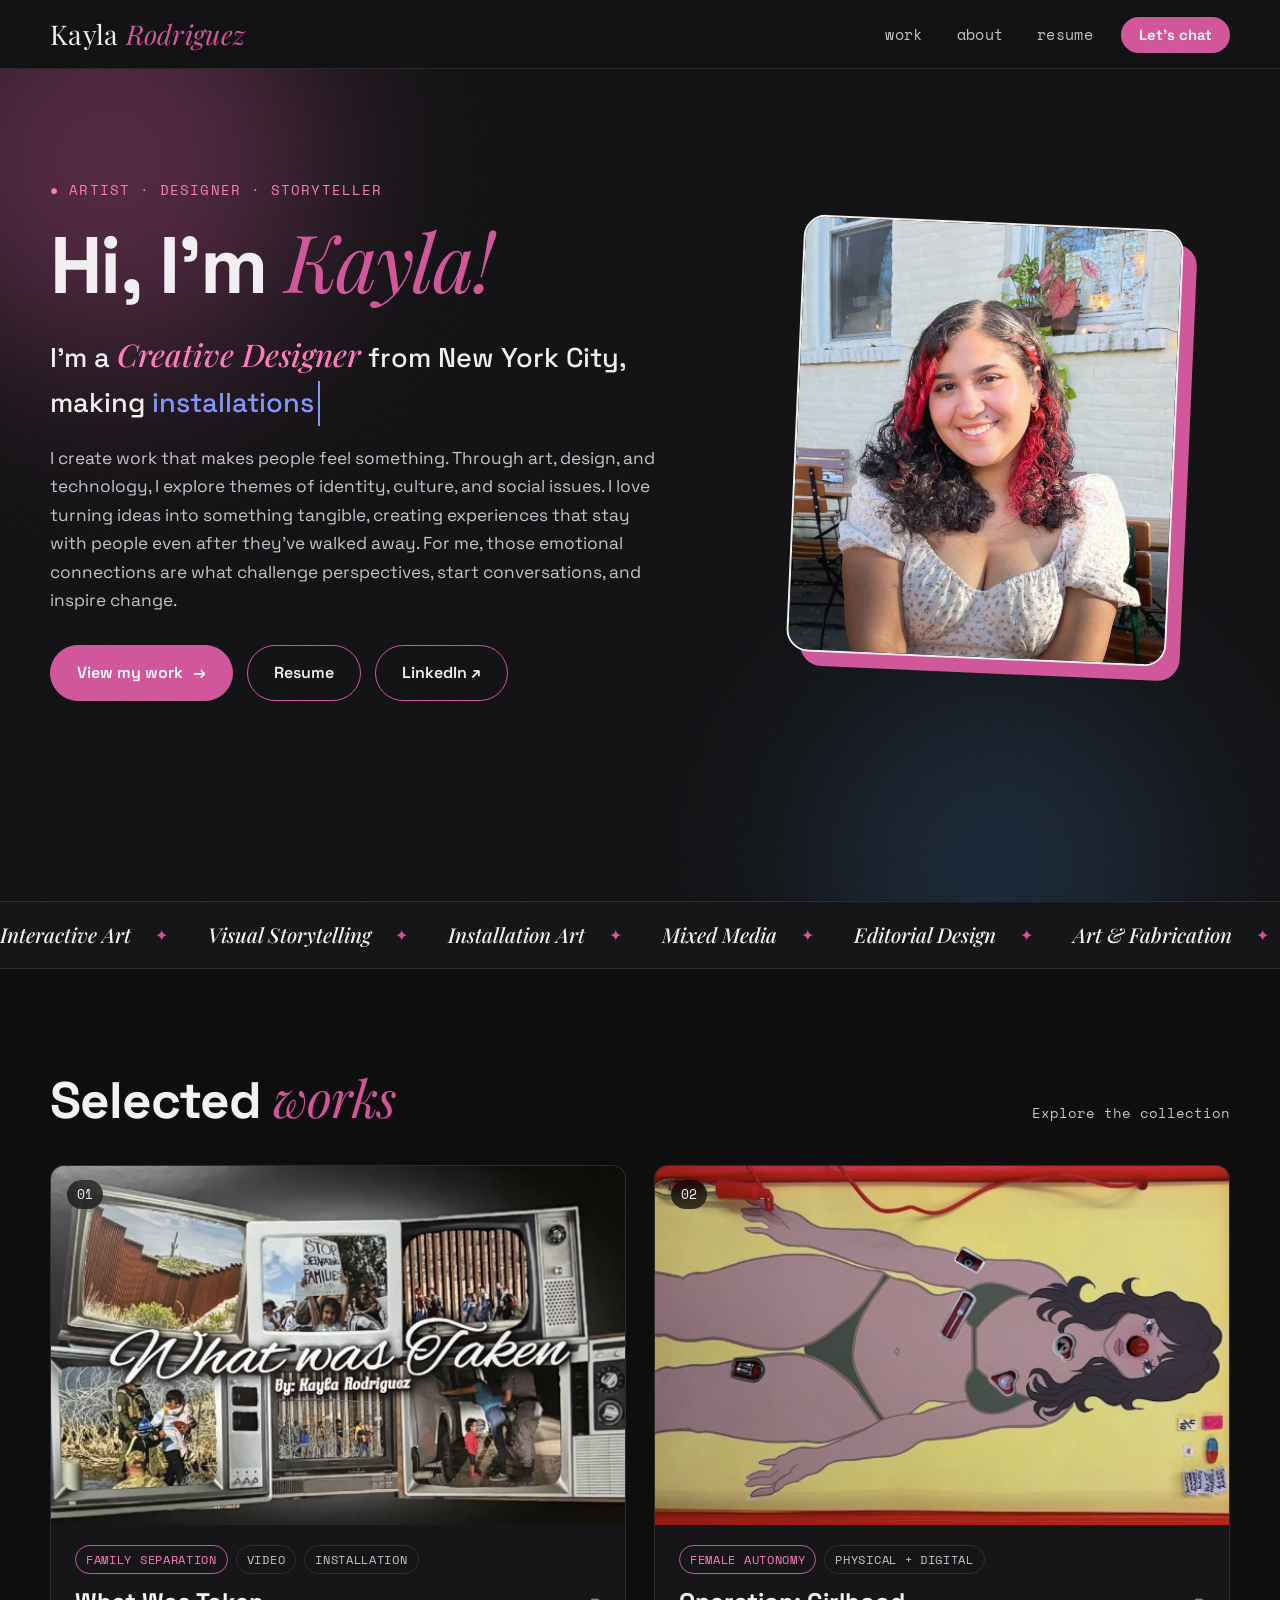
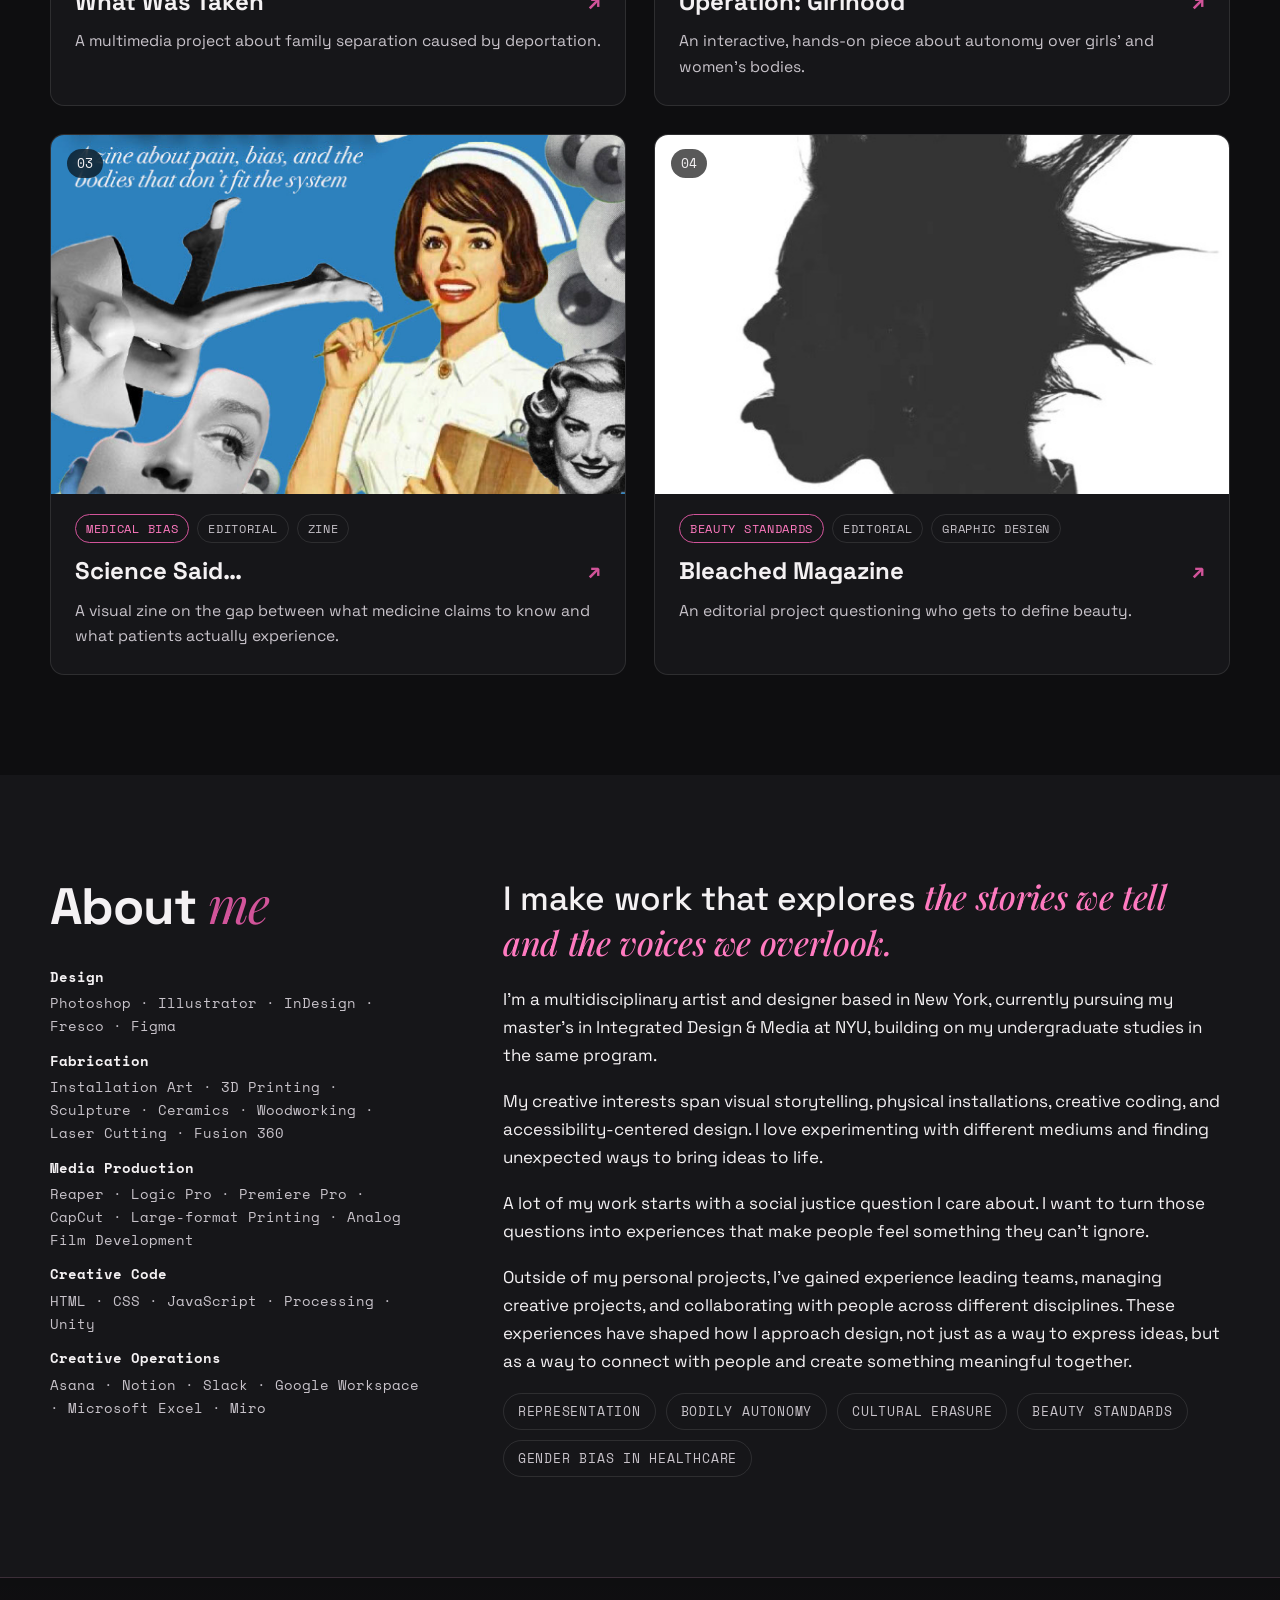
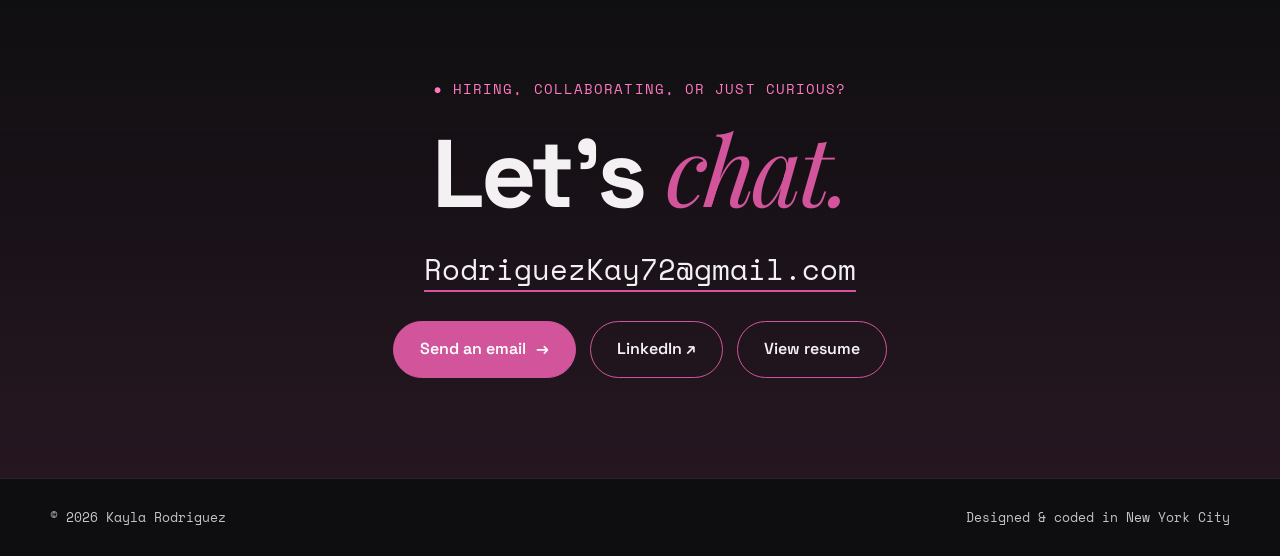
<file: index.html>
<!DOCTYPE html>
<html lang="en" class="no-js">
<head>
  <meta charset="utf-8">
  <meta name="viewport" content="width=device-width, initial-scale=1">
  <title>Kayla Rodriguez — Creative Designer, New York City</title>
  <meta name="description" content="Kayla Rodriguez is a creative designer in New York City exploring identity, culture, and lived experience through hands-on making, visual design, and experimental media.">
  <meta property="og:title" content="Kayla Rodriguez — Creative Designer">
  <meta property="og:description" content="Identity, culture, and lived experience through making, visual design, and experimental media.">
  <meta property="og:image" content="assets/images/science-said-thumb.jpg">
  <meta name="theme-color" content="#0e0e10">
  <link rel="preconnect" href="https://fonts.googleapis.com">
  <link rel="preconnect" href="https://fonts.gstatic.com" crossorigin>

  <link href="https://fonts.googleapis.com/css2?family=Playfair+Display:ital,wght@0,400;0,500;0,600;1,400;1,500;1,600&family=Space+Grotesk:wght@400;500;600;700&family=Space+Mono:wght@400;700&display=swap" rel="stylesheet">
  <link rel="stylesheet" href="style.css">
</head>
<body>
  <a class="skip-link" href="#main">Skip to content</a>
  <div class="progress" aria-hidden="true"></div>

  <header class="nav">
    <div class="wrap nav-inner">
      <a class="logo" href="index.html">Kayla <span>Rodriguez</span></a>
      <button class="menu-btn" type="button" aria-expanded="false" aria-controls="menu">menu</button>
      <ul id="menu">
        <li><a class="link" href="#work">work</a></li>
        <li><a class="link" href="#about">about</a></li>
        <li><a class="link" href="resume.html">resume</a></li>
        <!-- <li><a class="link" href="#contact">contact</a></li> -->
        <li><a class="cta" href="#contact">Let’s chat</a></li>
      </ul>
    </div>
  </header>

  <main id="main">
    <!-- HERO: name, role, goal, and quick links — readable in 30 seconds -->
    <section class="hero">
      <div class="blob b1"></div><div class="blob b2"></div>
      <div class="wrap hero-grid">
        <div>
          <p class="eyebrow">Artist · Designer · Storyteller</p>
          <h1 class="hero-title">Hi, I’m <span class="name">Kayla!</span></h1>
          <p class="hero-role">I’m a <em>Creative Designer</em> from New York City, making <span class="rotator" data-words="installations|graphic design|video|experimental media|zines"></span></p>
          <p class="hero-sub">I create work that makes people feel something. Through art, design, and technology, I explore themes of identity, culture, and social issues. I love turning ideas into something tangible, creating experiences that stay with people even after they've walked away. For me, those emotional connections are what challenge perspectives, start conversations, and inspire change.</p>
          <div class="hero-actions">
            <a class="btn primary" href="#work">View my work <span class="arrow">→</span></a>
            <a class="btn ghost" href="resume.html">Resume</a>
            <a class="btn ghost" href="https://www.linkedin.com/in/YOUR-LINKEDIN-HANDLE" target="_blank" rel="noopener">LinkedIn ↗</a>
          </div>
        </div>
        <div class="portrait">
          <!-- <span class="sticker s1">NYC ✶ based</span>
          <span class="sticker s2">making with purpose</span>
          <span class="sticker s3">IDM @ NYU</span> -->
          <div class="frame">
            <img src="assets/images/kaylaRod_HeadShot.jpeg" alt="Portrait of Kayla Rodriguez smiling, with curly dark hair and red highlights" data-fallback width="410" height="463">
          </div>
        </div>
      </div>
    </section>

    <div class="marquee" aria-hidden="true">
      <div class="marquee-track">
        <span>Interactive Art</span><span>Visual Storytelling</span><span>Installation Art</span><span>Mixed Media</span><span>Editorial Design</span><span>Art & Fabrication</span>
      </div>
    </div>

    <!-- WORK -->
    <section class="block" id="work">
      <div class="wrap">
        <div class="section-head reveal">
          <h2 class="section-title">Selected <em>works</em></h2>
          <span class="section-num">Explore the collection</span>
        </div>
        <div class="projects">
          <a class="card reveal" href="projects/what-was-taken.html">
            <span class="num">01</span>
            <div class="thumb"><img src="assets/images/what-was-taken-thumb.jpg" alt="What Was Taken: vintage televisions showing images of the border wall and separated families" loading="lazy"></div>
            <div class="meta">
              <div class="tags"><span class="tag hot">Family separation</span><span class="tag">Video</span><span class="tag">Installation</span></div>
              <h3>What Was Taken <span class="go">↗</span></h3>
              <p>A multimedia project about family separation caused by deportation.</p>
            </div>
          </a>
          <a class="card reveal" href="projects/operation-girlhood.html">
            <span class="num">02</span>
            <div class="thumb"><img src="assets/images/operation-girlhood-thumb.jpg" alt="Operation: Girlhood: an illustrated figure laid out like a board game on a yellow background with a red frame" loading="lazy"></div>
            <div class="meta">
              <div class="tags"><span class="tag hot">Female autonomy</span><span class="tag">Physical + digital</span></div>
              <h3>Operation: Girlhood <span class="go">↗</span></h3>
              <p>An interactive, hands-on piece about autonomy over girls’ and women’s bodies.</p>
            </div>
          </a>
          <a class="card reveal" href="projects/science-said.html">
            <span class="num">03</span>
            <div class="thumb"><img src="assets/images/Science-Said/science-said-cover.jpg" alt="Science Said cover collage with a vintage nurse illustration on a blue background" loading="lazy"></div>
            <div class="meta">
              <div class="tags"><span class="tag hot">Medical bias</span><span class="tag">Editorial</span><span class="tag">Zine</span></div>
              <h3>Science Said… <span class="go">↗</span></h3>
              <p>A visual zine on the gap between what medicine claims to know and what patients actually experience.</p>
            </div>
          </a>
          <a class="card reveal" href="projects/bleached-magazine.html">
            <span class="num">04</span>
            <div class="thumb"><img src="assets/images/bleached-magazine-thumb.jpg" alt="Bleached Magazine: a black silhouette profile with spiky, exploding hair against white" loading="lazy"></div>
            <div class="meta">
              <div class="tags"><span class="tag hot">Beauty standards</span><span class="tag">Editorial</span><span class="tag">Graphic design</span></div>
              <h3>Bleached Magazine <span class="go">↗</span></h3>
              <p>An editorial project questioning who gets to define beauty.</p>
            </div>
          </a>
        </div>
      </div>
    </section>


<!-- ABOUT -->
<section class="block" id="about" style="background:var(--bg-2)">
  <div class="wrap about-grid">

    <!-- LEFT COLUMN -->
    <div class="reveal">
      <h2 class="section-title">About <em>me</em></h2>
      <!-- <p class="section-num" style="margin-top:14px">
        A little about the person behind the work.
      </p> -->

      <div class="skills">
        <div><b>Design</b>Photoshop · Illustrator · InDesign · Fresco&nbsp;·&nbsp;Figma</div>

        
        <div><b>Fabrication</b>Installation Art · 3D Printing · Sculpture · Ceramics · Woodworking · Laser Cutting · Fusion 360</div>
        <div><b>Media Production</b>Reaper · Logic Pro · Premiere Pro · CapCut · Large-format Printing · Analog Film Development</div>
        <div><b>Creative Code</b>HTML · CSS · JavaScript · Processing · Unity</div>
        <div><b>Creative Operations</b>Asana · Notion · Slack · Google Workspace · Microsoft Excel · Miro</div>
      </div>
    </div>

    <!-- RIGHT COLUMN -->
    <div class="reveal">
      <p class="about-big">
        I make work that explores
        <em>the stories we tell and the voices we overlook.</em>
      </p>

      <p>I'm a multidisciplinary artist and designer based in New York, currently pursuing my master's in Integrated Design & Media at NYU, building on my undergraduate studies in the same program.</p>

      <p>My creative interests span visual storytelling, physical installations, creative coding, and accessibility-centered design. I love experimenting with different mediums and finding unexpected ways to bring ideas to life.</p>

      <p>A lot of my work starts with a social justice question I care about. I want to turn those questions into experiences that make people feel something they can't ignore.</p>

      <p>Outside of my personal projects, I've gained experience leading teams, managing creative projects, and collaborating with people across different disciplines. These experiences have shaped how I approach design, not just as a way to express ideas, but as a way to connect with people and create something meaningful together.</p>

      <div class="themes">
        <span class="tag">Representation</span>
        <span class="tag">Bodily Autonomy</span>
        <span class="tag">Cultural Erasure</span>
        <span class="tag">Beauty Standards</span>
        <span class="tag">Gender bias in healthcare</span>
        
        
      </div>
    </div>

  </div>
</section>


    <!-- CONTACT -->
    <section class="block contact" id="contact">
      <div class="wrap reveal">
        <p class="eyebrow">Hiring, collaborating, or just curious?</p>
        <h2>Let’s <em>chat.</em></h2>
        <a class="email-big" href="mailto:RodriguezKay72@gmail.com">RodriguezKay72@gmail.com</a>
        <!-- Optional: uncomment to show phone publicly
        <p><a href="tel:+15169463747">+1 (516) 946-3747</a></p> -->
        <div class="contact-links">
          <a class="btn primary" href="mailto:RodriguezKay72@gmail.com">Send an email <span class="arrow">→</span></a>
          <a class="btn ghost" href="https://www.linkedin.com/in/YOUR-LINKEDIN-HANDLE" target="_blank" rel="noopener">LinkedIn ↗</a>
          <a class="btn ghost" href="resume.html">View resume</a>
        </div>
      </div>
    </section>
  </main>

  <footer>
    <div class="wrap"><span>© <span id="year">2026</span> Kayla Rodriguez</span><span>Designed &amp; coded in New York City</span></div>
  </footer>
  <script src="main.js"></script>
</body>
</html>
</file>
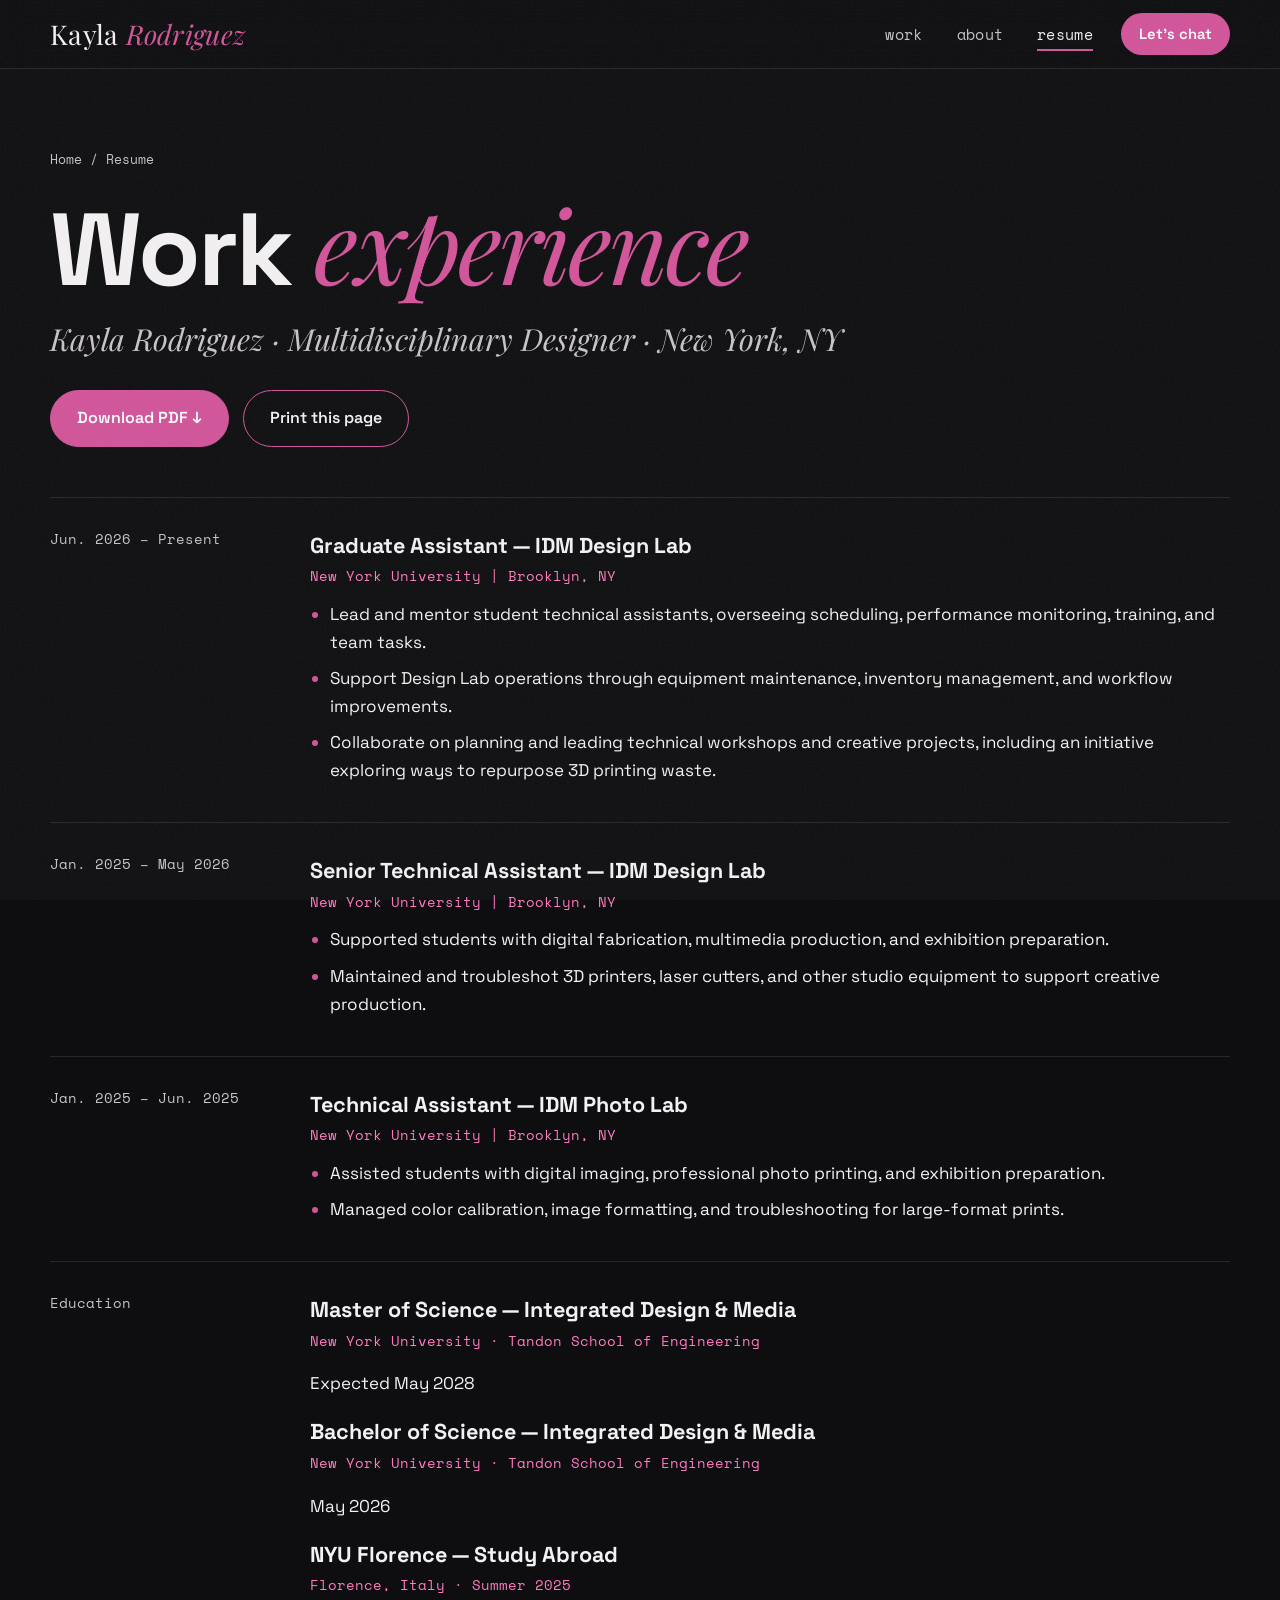
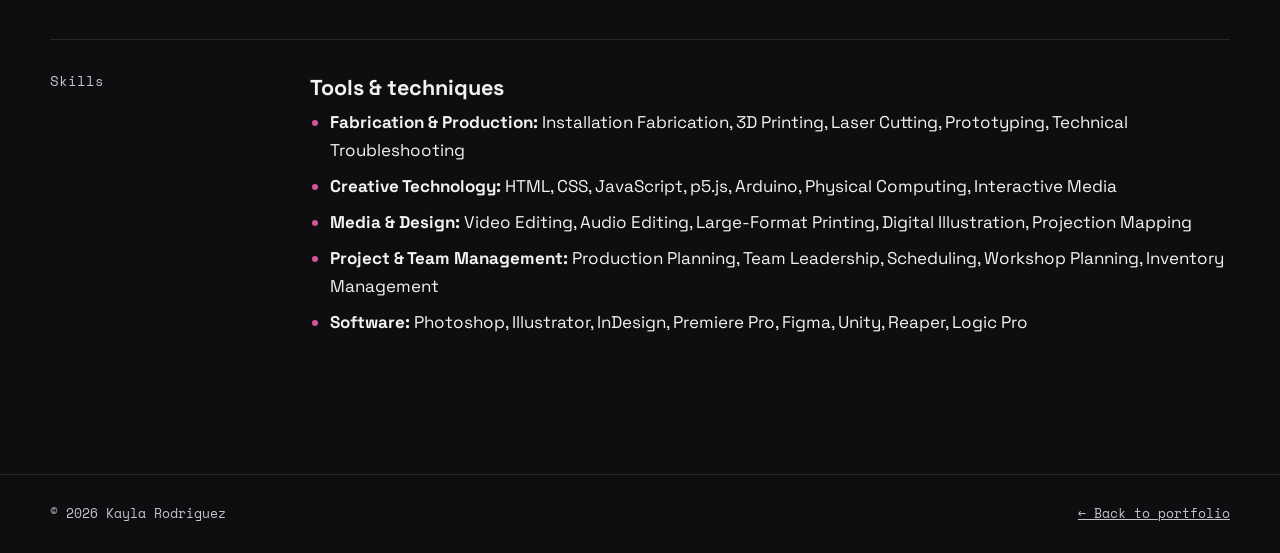
<file: resume.html>
<!DOCTYPE html>
<html lang="en" class="no-js">

<head>
  <meta charset="utf-8">
  <meta name="viewport" content="width=device-width, initial-scale=1">
  <title>Resume — Kayla Rodriguez</title>
  <meta name="description"
    content="Resume and work experience of Kayla Rodriguez, creative designer and NYU Integrated Design &amp; Media graduate student.">
  <link rel="preconnect" href="https://fonts.googleapis.com">
  <link rel="preconnect" href="https://fonts.gstatic.com" crossorigin>

  <link
    href="https://fonts.googleapis.com/css2?family=Playfair+Display:ital,wght@0,400;0,500;0,600;1,400;1,500;1,600&family=Space+Grotesk:wght@400;500;600;700&family=Space+Mono:wght@400;700&display=swap"
    rel="stylesheet">
  <link rel="stylesheet" href="style.css">
</head>

<body>
  <a class="skip-link" href="#main">Skip to content</a>
  <div class="progress" aria-hidden="true"></div>
  <header class="nav">
    <div class="wrap nav-inner">
      <a class="logo" href="index.html">Kayla <span>Rodriguez</span></a>
      <button class="menu-btn" type="button" aria-expanded="false" aria-controls="menu">menu</button>
      <ul id="menu">
        <li><a class="link" href="index.html#work">work</a></li>
        <li><a class="link" href="index.html#about">about</a></li>
        <li><a class="link" href="resume.html" aria-current="page">resume</a></li>
        <!-- <li><a class="link" href="#contact">contact</a></li> -->
        <a class="cta" href="index.html#contact">Let’s chat</a>
      </ul>
    </div>
  </header>

  <main id="main">
    <section class="p-hero">
      <div class="wrap">
        <div class="crumbs"><a href="index.html">Home</a> / Resume</div>
        <h1>Work <em>experience</em></h1>
        <p class="kicker">Kayla Rodriguez · Multidisciplinary Designer · New York, NY</p>
        <div class="hero-actions no-print">
          <!-- Put your PDF at assets/docs/Kayla-Rodriguez-Resume.pdf -->
          <a class="btn primary" href="assets/docs/Kayla-Rodriguez-Resume.pdf" download>Download PDF ↓</a>
          <a class="btn ghost" href="#" onclick="window.print();return false;">Print this page</a>
        </div>
      </div>
    </section>

    <section class="block" style="padding-top:20px">
      <div class="wrap">
        <article class="job reveal">
          <div class="when">Jun. 2026 – Present</div>
          <div>
            <h3>Graduate Assistant — IDM Design Lab</h3>
            <div class="where">New York University | Brooklyn, NY</div>
            <ul>
              <li>Lead and mentor student technical assistants, overseeing scheduling, performance monitoring, training, and team tasks.</li>
              <li>Support Design Lab operations through equipment maintenance, inventory management, and workflow improvements.</li>
              <li>Collaborate on planning and leading technical workshops and creative projects, including an initiative exploring ways to repurpose 3D printing waste.</li>
            </ul>
          </div>
        </article>
        <article class="job reveal">
          <div class="when">Jan. 2025 – May 2026</div>
          <div>
            <h3>Senior Technical Assistant — IDM Design Lab</h3>
            <div class="where">New York University | Brooklyn, NY</div>
            <ul>
              <li>Supported students with digital fabrication, multimedia production, and exhibition preparation.</li>
              <li>Maintained and troubleshot 3D printers, laser cutters, and other studio equipment to support creative production.</li>
            </ul>
          </div>
        </article>
        <article class="job reveal">
          <div class="when">Jan. 2025 – Jun. 2025</div>
          <div>
            <h3>Technical Assistant — IDM Photo Lab</h3>
            <div class="where">New York University | Brooklyn, NY</div>
            <ul>
              <li>Assisted students with digital imaging, professional photo printing, and exhibition preparation.</li>
              <li>Managed color calibration, image formatting, and troubleshooting for large-format prints.</li>
            </ul>
          </div>
        </article>

        <article class="job reveal">
          <div class="when">Education</div>
          <div>
            <h3>Master of Science — Integrated Design &amp; Media</h3>
            <div class="where">
              New York University · Tandon School of Engineering
            </div>
            <p>Expected May 2028</p>

            <h3>Bachelor of Science — Integrated Design &amp; Media</h3>
            <div class="where">
              New York University · Tandon School of Engineering
            </div>
            <p>May 2026</p>

            <h3>NYU Florence — Study Abroad</h3>
            <div class="where">Florence, Italy · Summer 2025</div>
            
          </div>
        </article>

        <!-- SKILLS -->
        <article class="job reveal">
          <div class="when">Skills</div>
          <div>
            <h3>Tools &amp; techniques</h3>
            <ul>
              <li>
                <strong>Fabrication &amp; Production:</strong>
                Installation Fabrication, 3D Printing, Laser Cutting,
                Prototyping, Technical Troubleshooting
              </li>
              <li>
                <strong>Creative Technology:</strong>
                HTML, CSS, JavaScript, p5.js, Arduino,
                Physical Computing, Interactive Media
              </li>
              <li>
                <strong>Media &amp; Design:</strong>
                Video Editing, Audio Editing, Large-Format Printing,
                Digital Illustration, Projection Mapping
              </li>
              <li>
                <strong>Project &amp; Team Management:</strong>
                Production Planning, Team Leadership, Scheduling, Workshop Planning, Inventory Management
              </li>
              <li>
                <strong>Software:</strong>
                Photoshop, Illustrator, InDesign, Premiere Pro,
                Figma, Unity, Reaper, Logic Pro
              </li>
            </ul>
          </div>
        </article>

      </div>
    </section>
  </main>

  <footer>
    <div class="wrap"><span>© <span id="year">2026</span> Kayla Rodriguez</span><span><a href="index.html">← Back to
          portfolio</a></span></div>
  </footer>
  <script src="main.js"></script>
</body>

</html>
</file>
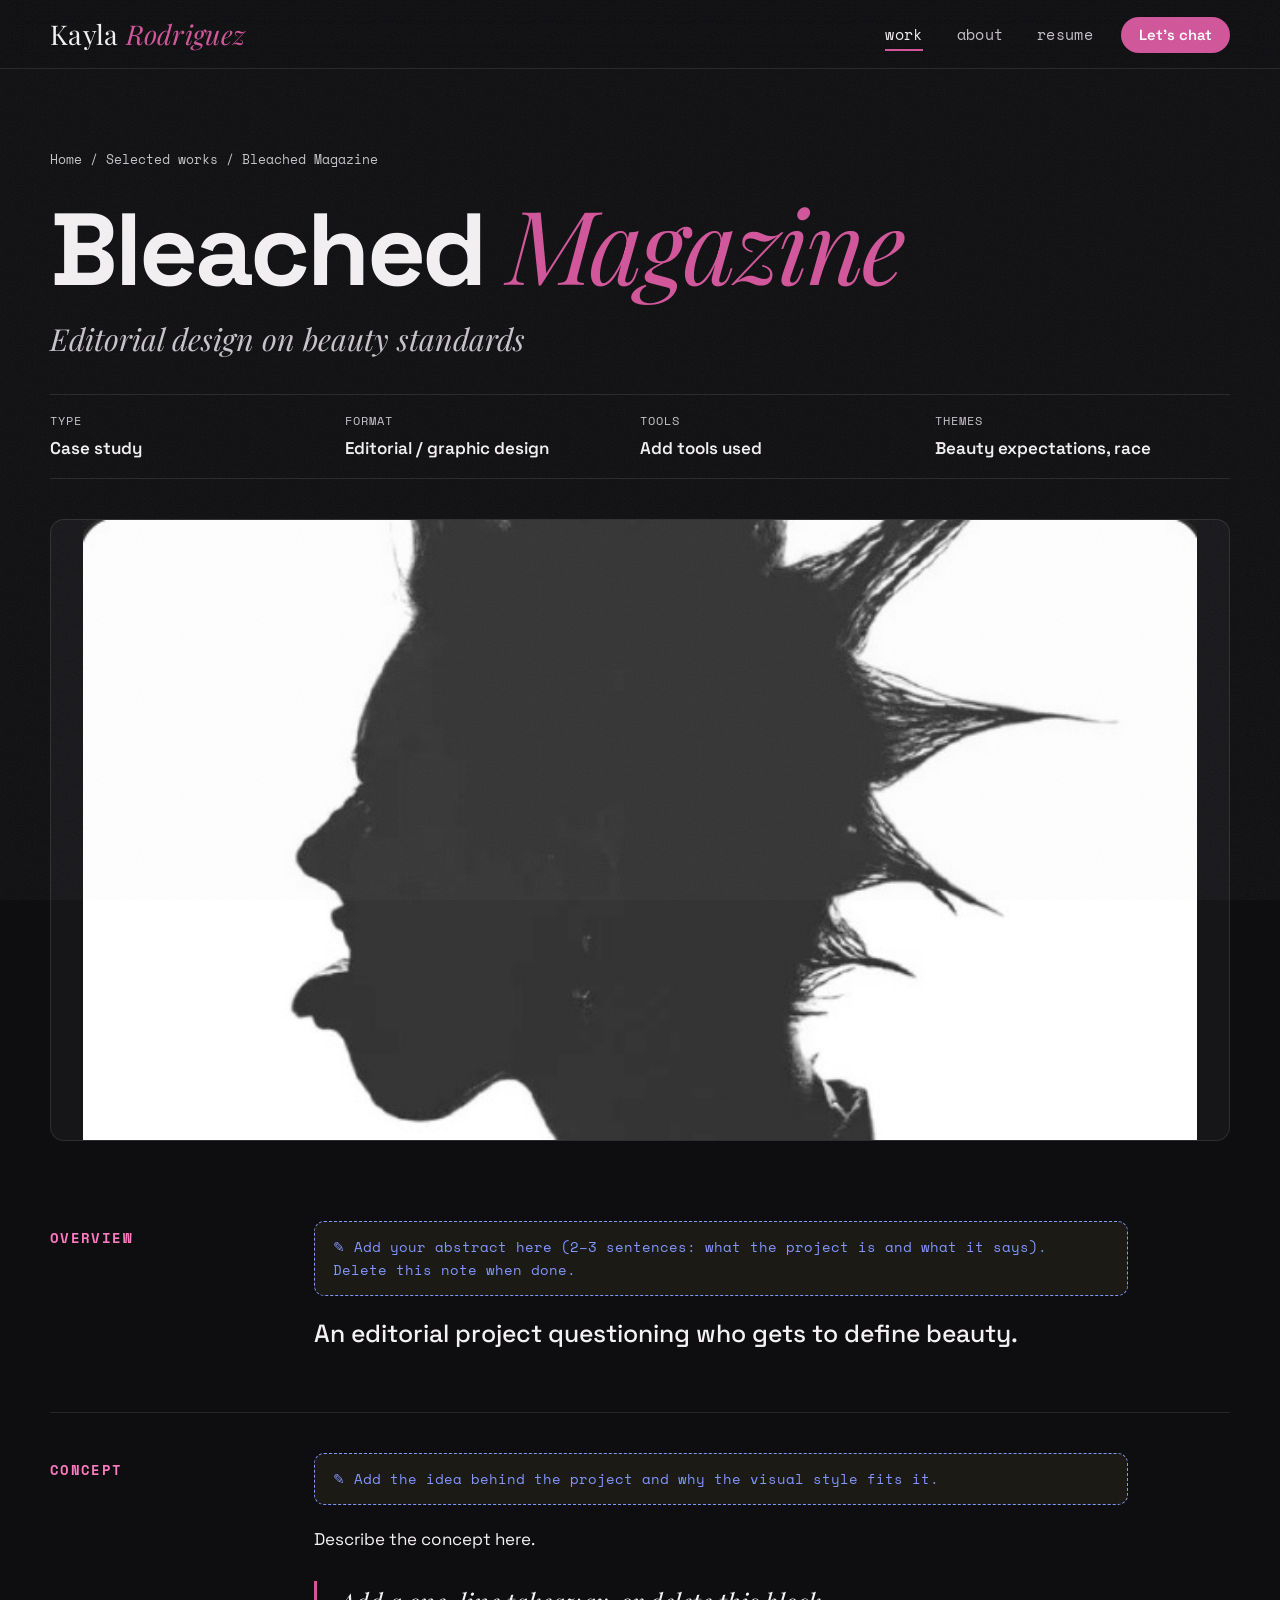
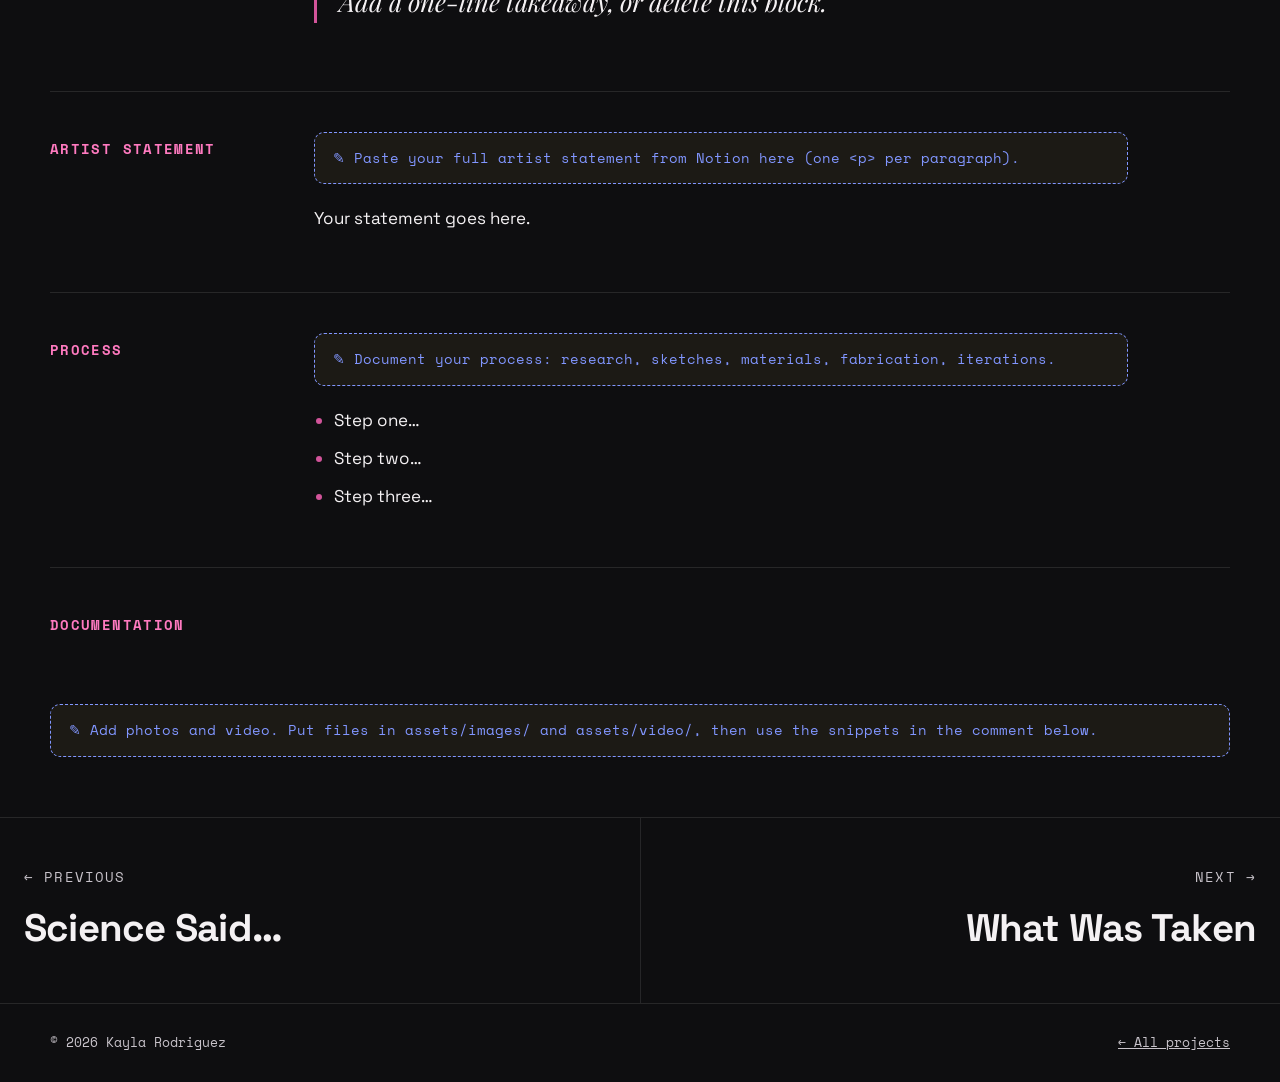
<file: projects/bleached-magazine.html>
<!DOCTYPE html>
<html lang="en" class="no-js">
<head>
  <meta charset="utf-8">
  <meta name="viewport" content="width=device-width, initial-scale=1">
  <title>Bleached Magazine — Kayla Rodriguez</title>
  <meta name="description" content="An editorial project questioning who gets to define beauty.">
  <meta property="og:image" content="../assets/images/bleached-magazine-thumb.jpg">
  <link rel="preconnect" href="https://fonts.googleapis.com">
  <link rel="preconnect" href="https://fonts.gstatic.com" crossorigin>
  
  <link href="https://fonts.googleapis.com/css2?family=Playfair+Display:ital,wght@0,400;0,500;0,600;1,400;1,500;1,600&family=Space+Grotesk:wght@400;500;600;700&family=Space+Mono:wght@400;700&display=swap" rel="stylesheet">

  <link rel="stylesheet" href="../style.css">
</head>
<body>
  <a class="skip-link" href="#main">Skip to content</a>
  <div class="progress" aria-hidden="true"></div>
  <header class="nav">
    <div class="wrap nav-inner">
      <a class="logo" href="../index.html">Kayla <span>Rodriguez</span></a>
      <button class="menu-btn" type="button" aria-expanded="false" aria-controls="menu">menu</button>
      
      <ul id="menu">
        <li><a class="link" href="../index.html#work" aria-current="page">work</a></li>
        <li><a class="link" href="../index.html#about">about</a></li>
        <li><a class="link" href="../resume.html">resume</a></li>
        <li><a class="cta" href="../index.html#contact">Let’s chat</a></li>
      </ul>

    </div>
  </header>

  <main id="main">
    <section class="p-hero">
      <div class="wrap">
        <div class="crumbs"><a href="../index.html">Home</a> / <a href="../index.html#work">Selected works</a> / Bleached Magazine</div>
        <h1>Bleached <em>Magazine</em></h1>
        <p class="kicker">Editorial design on beauty standards</p>
        <dl class="facts">
          <div><dt>Type</dt><dd>Case study</dd></div>
          <div><dt>Format</dt><dd>Editorial / graphic design</dd></div>
          <div><dt>Tools</dt><dd>Add tools used</dd></div>
          <div><dt>Themes</dt><dd>Beauty expectations, race</dd></div>
        </dl>
        <div class="cover reveal"><img src="../assets/images/bleached-magazine-thumb.jpg" alt="Bleached Magazine: a black silhouette profile with spiky, exploding hair against white"></div>
        <!-- Swap the cover image: replace the file named above in assets/images/ with a higher-res version (keep the name), or change the src here. -->
      </div>
    </section>

    <div class="wrap">
      <section class="article reveal">
        <h2>Overview</h2>
        <div class="body">
          <p class="placeholder-note">✎ Add your abstract here (2–3 sentences: what the project is and what it says). Delete this note when done.</p>
          <p class="lede">An editorial project questioning who gets to define beauty.</p>
        </div>
      </section>

      <section class="article reveal">
        <h2>Concept</h2>
        <div class="body">
          <p class="placeholder-note">✎ Add the idea behind the project and why the visual style fits it.</p>
          <p>Describe the concept here.</p>
          <blockquote>Add a one-line takeaway, or delete this block.</blockquote>
        </div>
      </section>

      <section class="article reveal">
        <h2>Artist statement</h2>
        <div class="body">
          <p class="placeholder-note">✎ Paste your full artist statement from Notion here (one &lt;p&gt; per paragraph).</p>
          <p>Your statement goes here.</p>
        </div>
      </section>

      <section class="article reveal">
        <h2>Process</h2>
        <div class="body">
          <p class="placeholder-note">✎ Document your process: research, sketches, materials, fabrication, iterations.</p>
          <ul>
            <li>Step one…</li>
            <li>Step two…</li>
            <li>Step three…</li>
          </ul>
        </div>
      </section>

      <section class="article wide reveal">
        <h2>Documentation</h2>
        <div class="body" style="max-width:none">
          <p class="placeholder-note">✎ Add photos and video. Put files in assets/images/ and assets/video/, then use the snippets in the comment below.</p>
          <!--
            VIDEO (self-hosted file):
            <div class="media-frame"><video controls preload="metadata" poster="../assets/images/bleached-magazine-thumb.jpg"><source src="../assets/video/bleached-magazine.mp4" type="video/mp4"></video></div>

            VIDEO (YouTube / Vimeo embed):
            <div class="media-frame"><iframe src="https://www.youtube.com/embed/VIDEO_ID" title="Bleached Magazine video" allowfullscreen loading="lazy"></iframe></div>

            PHOTOS (click to enlarge):
            <div class="gallery">
              <figure><button type="button" data-full="../assets/images/bleached-magazine-1.jpg"><img src="../assets/images/bleached-magazine-1.jpg" alt="Describe the image" loading="lazy"></button><figcaption>Caption</figcaption></figure>
            </div>
          -->
        </div>
      </section>
    </div>

    <nav class="next-prev" aria-label="More projects">
      <a href="science-said.html"><small>← Previous</small><strong>Science Said…</strong></a>
      <a href="what-was-taken.html"><small>Next →</small><strong>What Was Taken</strong></a>
    </nav>
  </main>

  <footer><div class="wrap"><span>© <span id="year">2026</span> Kayla Rodriguez</span><span><a href="../index.html">← All projects</a></span></div></footer>
  <script src="../main.js"></script>
</body>
</html>
</file>
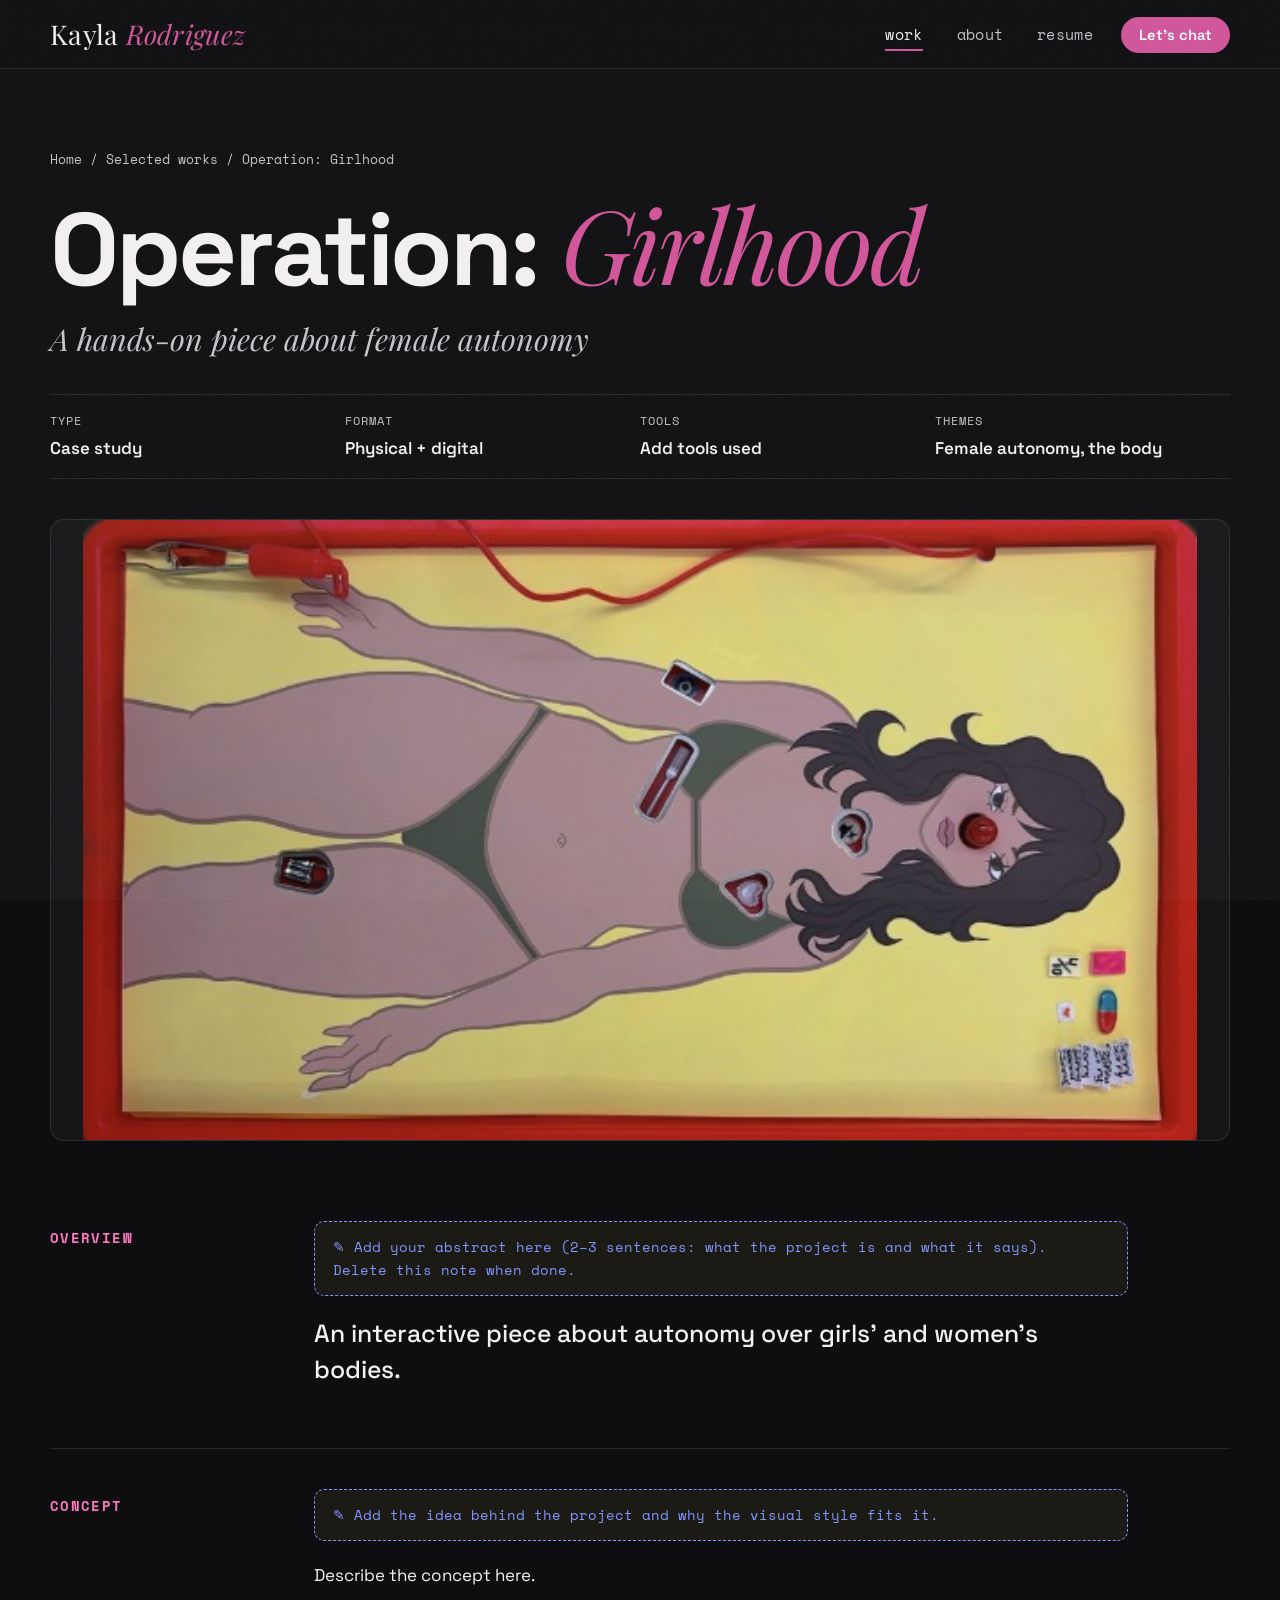
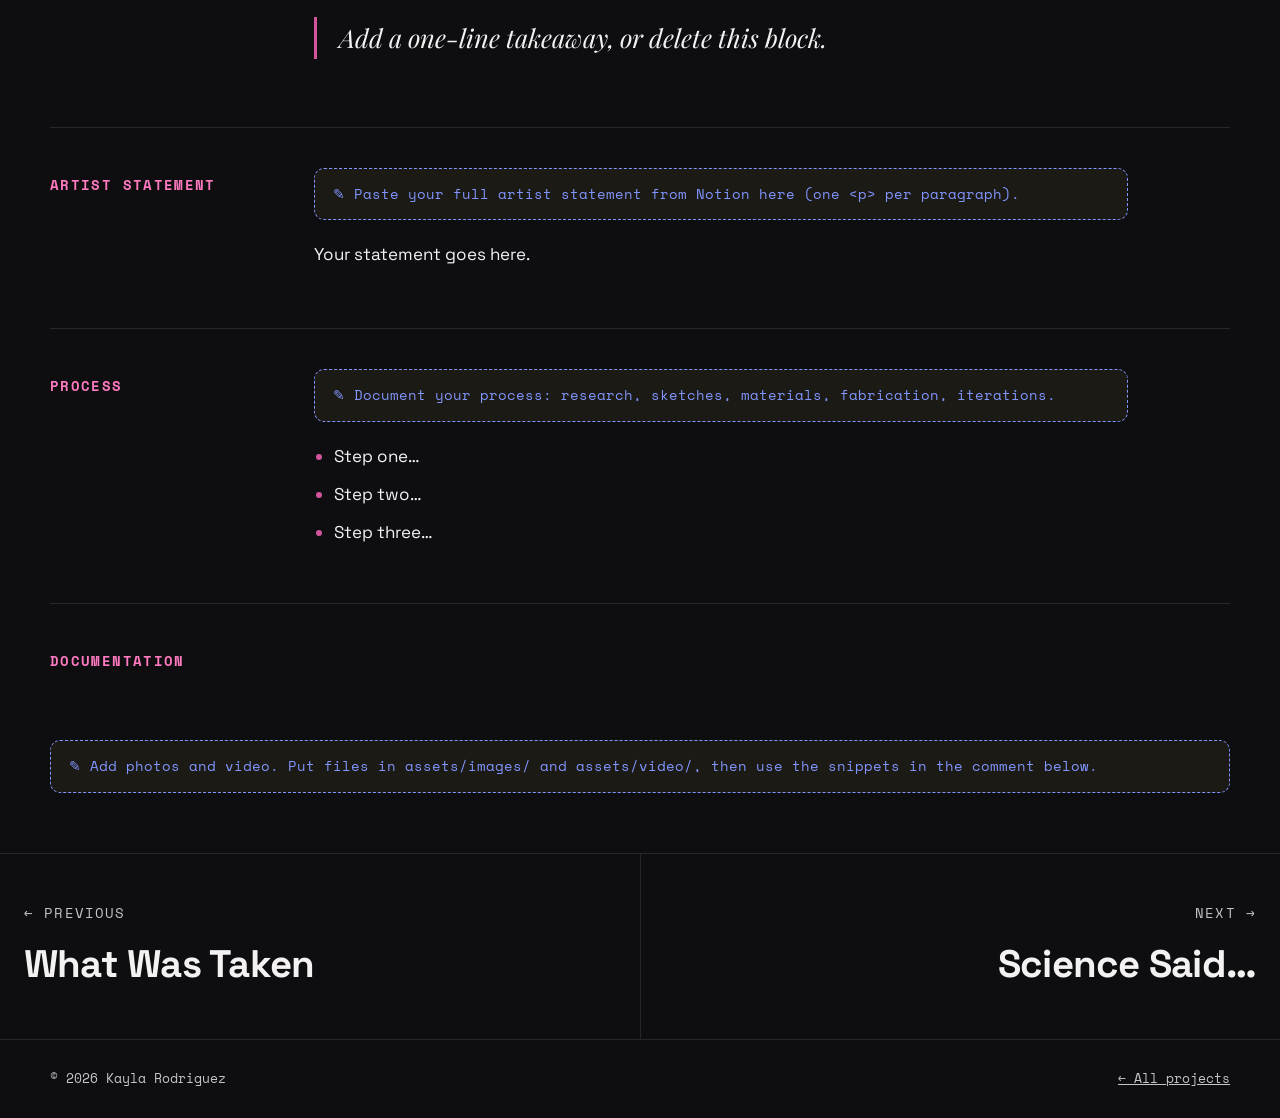
<file: projects/operation-girlhood.html>
<!DOCTYPE html>
<html lang="en" class="no-js">
<head>
  <meta charset="utf-8">
  <meta name="viewport" content="width=device-width, initial-scale=1">
  <title>Operation: Girlhood — Kayla Rodriguez</title>
  <meta name="description" content="An interactive piece about autonomy over girls’ and women’s bodies.">
  <meta property="og:image" content="../assets/images/operation-girlhood-thumb.jpg">
  <link rel="preconnect" href="https://fonts.googleapis.com">
  <link rel="preconnect" href="https://fonts.gstatic.com" crossorigin> 
  
  
  <link href="https://fonts.googleapis.com/css2?family=Playfair+Display:ital,wght@0,400;0,500;0,600;1,400;1,500;1,600&family=Space+Grotesk:wght@400;500;600;700&family=Space+Mono:wght@400;700&display=swap" rel="stylesheet">

  <link rel="stylesheet" href="../style.css">
</head>
<body>
  <a class="skip-link" href="#main">Skip to content</a>
  <div class="progress" aria-hidden="true"></div>
  <header class="nav">
    <div class="wrap nav-inner">
      <a class="logo" href="../index.html">Kayla <span>Rodriguez</span></a>
      <button class="menu-btn" type="button" aria-expanded="false" aria-controls="menu">menu</button>

      <ul id="menu">
        <li><a class="link" href="../index.html#work" aria-current="page">work</a></li>
        <li><a class="link" href="../index.html#about">about</a></li>
        <li><a class="link" href="../resume.html">resume</a></li>
        <li><a class="cta" href="../index.html#contact">Let’s chat</a></li>
      </ul>

    </div>
  </header>

  <main id="main">
    <section class="p-hero">
      <div class="wrap">
        <div class="crumbs"><a href="../index.html">Home</a> / <a href="../index.html#work">Selected works</a> / Operation: Girlhood</div>
        <h1>Operation: <em>Girlhood</em></h1>
        <p class="kicker">A hands-on piece about female autonomy</p>
        <dl class="facts">
          <div><dt>Type</dt><dd>Case study</dd></div>
          <div><dt>Format</dt><dd>Physical + digital</dd></div>
          <div><dt>Tools</dt><dd>Add tools used</dd></div>
          <div><dt>Themes</dt><dd>Female autonomy, the body</dd></div>
        </dl>
        <div class="cover reveal"><img src="../assets/images/operation-girlhood-thumb.jpg" alt="Operation: Girlhood: an illustrated figure laid out like a board game on a yellow background with a red frame"></div>
        <!-- Swap the cover image: replace the file named above in assets/images/ with a higher-res version (keep the name), or change the src here. -->
      </div>
    </section>

    <div class="wrap">
      <section class="article reveal">
        <h2>Overview</h2>
        <div class="body">
          <p class="placeholder-note">✎ Add your abstract here (2–3 sentences: what the project is and what it says). Delete this note when done.</p>
          <p class="lede">An interactive piece about autonomy over girls’ and women’s bodies.</p>
        </div>
      </section>

      <section class="article reveal">
        <h2>Concept</h2>
        <div class="body">
          <p class="placeholder-note">✎ Add the idea behind the project and why the visual style fits it.</p>
          <p>Describe the concept here.</p>
          <blockquote>Add a one-line takeaway, or delete this block.</blockquote>
        </div>
      </section>

      <section class="article reveal">
        <h2>Artist statement</h2>
        <div class="body">
          <p class="placeholder-note">✎ Paste your full artist statement from Notion here (one &lt;p&gt; per paragraph).</p>
          <p>Your statement goes here.</p>
        </div>
      </section>

      <section class="article reveal">
        <h2>Process</h2>
        <div class="body">
          <p class="placeholder-note">✎ Document your process: research, sketches, materials, fabrication, iterations.</p>
          <ul>
            <li>Step one…</li>
            <li>Step two…</li>
            <li>Step three…</li>
          </ul>
        </div>
      </section>

      <section class="article wide reveal">
        <h2>Documentation</h2>
        <div class="body" style="max-width:none">
          <p class="placeholder-note">✎ Add photos and video. Put files in assets/images/ and assets/video/, then use the snippets in the comment below.</p>
          <!--
            VIDEO (self-hosted file):
            <div class="media-frame"><video controls preload="metadata" poster="../assets/images/operation-girlhood-thumb.jpg"><source src="../assets/video/operation-girlhood.mp4" type="video/mp4"></video></div>

            VIDEO (YouTube / Vimeo embed):
            <div class="media-frame"><iframe src="https://www.youtube.com/embed/VIDEO_ID" title="Operation: Girlhood video" allowfullscreen loading="lazy"></iframe></div>

            PHOTOS (click to enlarge):
            <div class="gallery">
              <figure><button type="button" data-full="../assets/images/operation-girlhood-1.jpg"><img src="../assets/images/operation-girlhood-1.jpg" alt="Describe the image" loading="lazy"></button><figcaption>Caption</figcaption></figure>
            </div>
          -->
        </div>
      </section>
    </div>

    <nav class="next-prev" aria-label="More projects">
      <a href="what-was-taken.html"><small>← Previous</small><strong>What Was Taken</strong></a>
      <a href="science-said.html"><small>Next →</small><strong>Science Said…</strong></a>
    </nav>
  </main>

  <footer><div class="wrap"><span>© <span id="year">2026</span> Kayla Rodriguez</span><span><a href="../index.html">← All projects</a></span></div></footer>
  <script src="../main.js"></script>
</body>
</html>
</file>
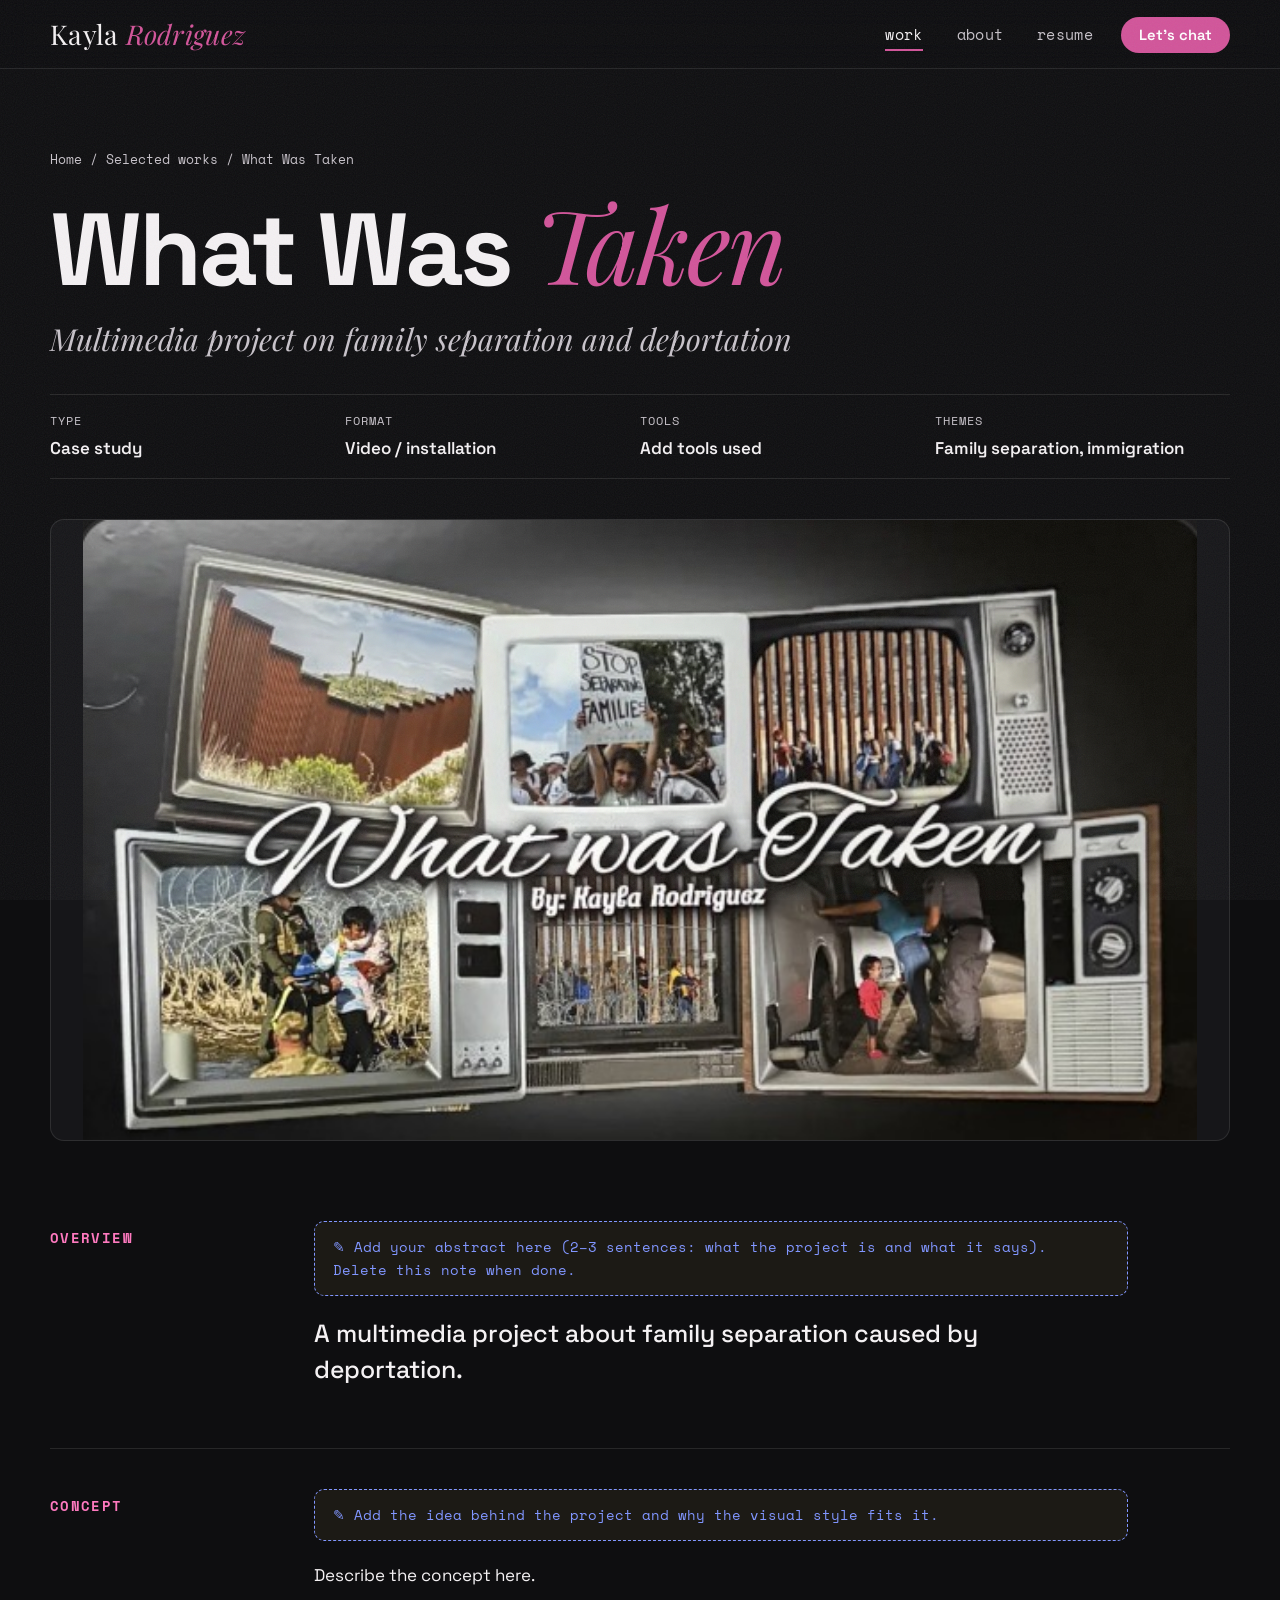
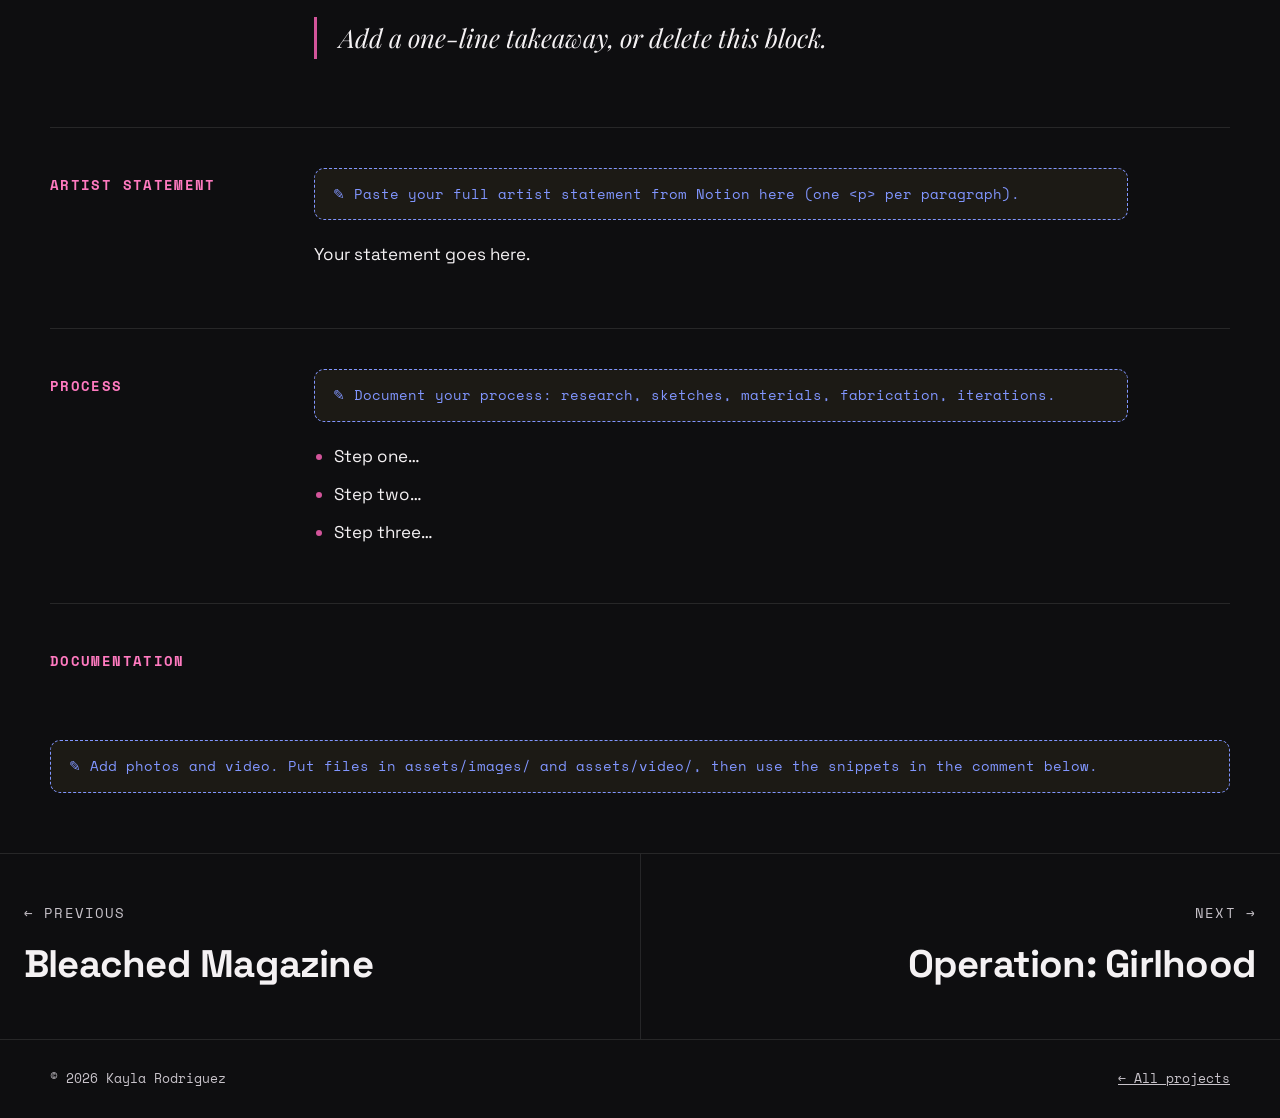
<file: projects/what-was-taken.html>
<!DOCTYPE html>
<html lang="en" class="no-js">

<head>
  <meta charset="utf-8">
  <meta name="viewport" content="width=device-width, initial-scale=1">
  <title>What Was Taken — Kayla Rodriguez</title>
  <meta name="description" content="A multimedia project about family separation caused by deportation.">
  <meta property="og:image" content="../assets/images/what-was-taken-thumb.jpg">
  <link rel="preconnect" href="https://fonts.googleapis.com">
  <link rel="preconnect" href="https://fonts.gstatic.com" crossorigin>

  <link
    href="https://fonts.googleapis.com/css2?family=Playfair+Display:ital,wght@0,400;0,500;0,600;1,400;1,500;1,600&family=Space+Grotesk:wght@400;500;600;700&family=Space+Mono:wght@400;700&display=swap"
    rel="stylesheet">

  <link rel="stylesheet" href="../style.css">
</head>

<body>
  <a class="skip-link" href="#main">Skip to content</a>
  <div class="progress" aria-hidden="true"></div>
  <header class="nav">
    <div class="wrap nav-inner">
      <a class="logo" href="../index.html">Kayla <span>Rodriguez</span></a>
      <button class="menu-btn" type="button" aria-expanded="false" aria-controls="menu">menu</button>

      <ul id="menu">
        <li><a class="link" href="../index.html#work" aria-current="page">work</a></li>
        <li><a class="link" href="../index.html#about">about</a></li>
        <li><a class="link" href="../resume.html">resume</a></li>
        <li><a class="cta" href="../index.html#contact">Let’s chat</a></li>
      </ul>

    </div>
  </header>

  <main id="main">
    <section class="p-hero">
      <div class="wrap">
        <div class="crumbs"><a href="../index.html">Home</a> / <a href="../index.html#work">Selected works</a> / What
          Was Taken</div>
        <h1>What Was <em>Taken</em></h1>
        <p class="kicker">Multimedia project on family separation and deportation</p>
        <dl class="facts">
          <div>
            <dt>Type</dt>
            <dd>Case study</dd>
          </div>
          <div>
            <dt>Format</dt>
            <dd>Video / installation</dd>
          </div>
          <div>
            <dt>Tools</dt>
            <dd>Add tools used</dd>
          </div>
          <div>
            <dt>Themes</dt>
            <dd>Family separation, immigration</dd>
          </div>
        </dl>
        <div class="cover reveal"><img src="../assets/images/what-was-taken-thumb.jpg"
            alt="What Was Taken: vintage televisions showing images of the border wall and separated families"></div>
        <!-- Swap the cover image: replace the file named above in assets/images/ with a higher-res version (keep the name), or change the src here. -->
      </div>
    </section>

    <div class="wrap">
      <section class="article reveal">
        <h2>Overview</h2>
        <div class="body">
          <p class="placeholder-note">✎ Add your abstract here (2–3 sentences: what the project is and what it says).
            Delete this note when done.</p>
          <p class="lede">A multimedia project about family separation caused by deportation.</p>
        </div>
      </section>

      <section class="article reveal">
        <h2>Concept</h2>
        <div class="body">
          <p class="placeholder-note">✎ Add the idea behind the project and why the visual style fits it.</p>
          <p>Describe the concept here.</p>
          <blockquote>Add a one-line takeaway, or delete this block.</blockquote>
        </div>
      </section>

      <section class="article reveal">
        <h2>Artist statement</h2>
        <div class="body">
          <p class="placeholder-note">✎ Paste your full artist statement from Notion here (one &lt;p&gt; per paragraph).
          </p>
          <p>Your statement goes here.</p>
        </div>
      </section>

      <section class="article reveal">
        <h2>Process</h2>
        <div class="body">
          <p class="placeholder-note">✎ Document your process: research, sketches, materials, fabrication, iterations.
          </p>
          <ul>
            <li>Step one…</li>
            <li>Step two…</li>
            <li>Step three…</li>
          </ul>
        </div>
      </section>

      <section class="article wide reveal">
        <h2>Documentation</h2>
        <div class="body" style="max-width:none">
          <p class="placeholder-note">✎ Add photos and video. Put files in assets/images/ and assets/video/, then use
            the snippets in the comment below.</p>
          <!--
            VIDEO (self-hosted file):
            <div class="media-frame"><video controls preload="metadata" poster="../assets/images/what-was-taken-thumb.jpg"><source src="../assets/video/what-was-taken.mp4" type="video/mp4"></video></div>

            VIDEO (YouTube / Vimeo embed):
            <div class="media-frame"><iframe src="https://www.youtube.com/embed/VIDEO_ID" title="What Was Taken video" allowfullscreen loading="lazy"></iframe></div>

            PHOTOS (click to enlarge):
            <div class="gallery">
              <figure><button type="button" data-full="../assets/images/what-was-taken-1.jpg"><img src="../assets/images/what-was-taken-1.jpg" alt="Describe the image" loading="lazy"></button><figcaption>Caption</figcaption></figure>
            </div>
          -->
        </div>
      </section>
    </div>

    <nav class="next-prev" aria-label="More projects">
      <a href="bleached-magazine.html"><small>← Previous</small><strong>Bleached Magazine</strong></a>
      <a href="operation-girlhood.html"><small>Next →</small><strong>Operation: Girlhood</strong></a>
    </nav>
  </main>

  <footer>
    <div class="wrap"><span>© <span id="year">2026</span> Kayla Rodriguez</span><span><a href="../index.html">← All
          projects</a></span></div>
  </footer>
  <script src="../main.js"></script>
</body>

</html>
</file>
<file: style.css>
/* ============================================================
   Kayla Rodriguez — Portfolio
   Edit the colors / fonts in :root to re-theme the whole site.
   ============================================================ */
:root {
  --bg: #0e0e10;
  --bg-2: #161619;
  --bg-3: #1e1e23;
  --line: rgba(255, 255, 255, 0.1);
  --text: #f4f1f3;
  --muted: #c8c3ca;
  --accent: #d2549a;        /* magenta from your Notion name */
  --accent-2: #ff7ac0;      /* lighter hover */
  --blue: #3f7fc4;          /* from Science Said */
  --yellow: #8196ff;        /* from Operation: Girlhood */
  --red: #d8262f;
  --radius: 14px;
  --maxw: 1180px;
  --font-sans: "Space Grotesk", system-ui, -apple-system, "Segoe UI", sans-serif;
  --font-serif: "Playfair Display", Georgia, serif;
  --font-mono: "Space Mono", ui-monospace, Menlo, monospace;
}

*, *::before, *::after { box-sizing: border-box; }
html { scroll-behavior: smooth; }
body {
  margin: 0;
  background: var(--bg);
  color: var(--text);
  font-family: var(--font-sans);
  font-size: 17px;
  line-height: 1.65;
  -webkit-font-smoothing: antialiased;
  overflow-x: hidden;
}
img, video, iframe { max-width: 100%; display: block; }
a { color: inherit; }
::selection { background: var(--accent); color: #fff; }

.skip-link {
  position: absolute; left: -999px; top: 8px; z-index: 200;
  background: var(--accent); color: #fff; padding: 8px 14px; border-radius: 8px;
}
.skip-link:focus { left: 8px; }
:focus-visible { outline: 2px solid var(--accent-2); outline-offset: 3px; border-radius: 4px; }

/* film-grain overlay for texture */
body::after {
  content: ""; position: fixed; inset: 0; pointer-events: none; z-index: 150; opacity: .07;
  background-image: url("data:image/svg+xml;utf8,<svg xmlns='http://www.w3.org/2000/svg' width='160' height='160'><filter id='n'><feTurbulence type='fractalNoise' baseFrequency='.9' numOctaves='2' stitchTiles='stitch'/></filter><rect width='100%' height='100%' filter='url(%23n)'/></svg>");
}

.wrap { width: min(var(--maxw), 100% - 48px); margin-inline: auto; }

/* ---------- Scroll progress ---------- */
.progress { position: fixed; top: 0; left: 0; height: 3px; width: 0; z-index: 120;
  background: linear-gradient(90deg, var(--accent), var(--yellow), var(--blue)); }

/* ---------- Navigation ---------- */
.nav {
  position: sticky; top: 0; z-index: 100;
  background: rgba(14, 14, 16, 0.78);
  backdrop-filter: blur(14px); -webkit-backdrop-filter: blur(14px);
  border-bottom: 1px solid var(--line);
}
.nav-inner { display: flex; align-items: center; justify-content: space-between; height: 68px; }
.logo { font-family: var(--font-serif); font-size: 1.7rem; text-decoration: none; letter-spacing: .01em; }
.logo span { color: var(--accent); font-style: italic; }
.nav ul { display: flex; gap: 6px; list-style: none; margin: 0; padding: 0; align-items: center; }
.nav a.link {
  position: relative; text-decoration: none; padding: 8px 14px; font-size: .95rem;
  font-family: var(--font-mono); text-transform: lowercase; letter-spacing: .02em; color: var(--muted);
  transition: color .25s;
}
.nav a.link::after {
  content: ""; position: absolute; left: 14px; right: 14px; bottom: 2px; height: 2px;
  background: var(--accent); transform: scaleX(0); transform-origin: left; transition: transform .3s ease;
}
.nav a.link:hover, .nav a.link[aria-current="page"] { color: var(--text); }
.nav a.link:hover::after, .nav a.link[aria-current="page"]::after { transform: scaleX(1); }
.nav .cta {
  text-decoration: none; background: var(--accent); color: #fff; padding: 9px 18px; border-radius: 999px;
  font-size: .92rem; font-weight: 600; margin-left: 8px; transition: transform .2s, background .2s;
}
.nav .cta:hover { background: var(--accent-2); transform: translateY(-2px); }
.menu-btn { display: none; background: none; border: 1px solid var(--line); color: var(--text);
  padding: 8px 14px; border-radius: 8px; font: inherit; font-family: var(--font-mono); cursor: pointer; }

/* ---------- Buttons ---------- */
.btn {
  display: inline-flex; align-items: center; gap: 10px; padding: 14px 26px; border-radius: 999px;
  font-weight: 600; text-decoration: none; border: 1.5px solid var(--accent);
  transition: transform .2s, background .2s, color .2s, box-shadow .2s; cursor: pointer; font-size: 1rem;
  font-family: var(--font-sans);
}
.btn.primary { background: var(--accent); color: #fff; }
.btn.primary:hover { background: var(--accent-2); border-color: var(--accent-2); transform: translateY(-3px); box-shadow: 0 10px 30px -10px var(--accent); }
.btn.ghost { background: transparent; color: var(--text); }
.btn.ghost:hover { background: var(--accent); transform: translateY(-3px); }
.btn .arrow { transition: transform .25s; }
.btn:hover .arrow { transform: translateX(4px); }

/* ---------- Hero ---------- */
.hero { position: relative; padding: clamp(48px, 9vw, 110px) 0 clamp(40px, 6vw, 70px); overflow: hidden; min-height: calc(100svh - 68px);}
.hero .blob { position: absolute; border-radius: 50%; filter: blur(90px); opacity: .35; z-index: -1; animation: float 14s ease-in-out infinite alternate; }
.hero .b1 { width: 420px; height: 420px; background: var(--accent); top: -120px; left: -100px; }
.hero .b2 { width: 360px; height: 360px; background: var(--blue); bottom: -140px; right: 8%; animation-delay: -6s; opacity: .22; }
@keyframes float { to { transform: translate(60px, 40px) scale(1.12); } }

.hero-grid { display: grid; grid-template-columns: 1.25fr 1fr; gap: clamp(32px, 6vw, 80px); align-items: center; }
.eyebrow { font-family: var(--font-mono); font-size: .85rem; color: var(--accent-2); letter-spacing: .08em; text-transform: uppercase; margin: 0 0 18px; }
.eyebrow::before { content: "● "; animation: blink 1.8s infinite; }
@keyframes blink { 50% { opacity: .2; } }
h1.hero-title { font-size: clamp(2.6rem, 6.4vw, 5rem); line-height: 1.02; margin: 0 0 22px; font-weight: 700; letter-spacing: -.02em; }
h1.hero-title .name { color: var(--accent); font-family: var(--font-serif); font-style: italic; font-weight: 400; }
.hero-role { font-size: clamp(1.25rem, 2.4vw, 1.7rem); font-weight: 500; margin: 0 0 18px; }
.hero-role em { font-family: var(--font-serif); font-size: 1.15em; color: var(--accent-2); }
.rotator { display: inline-block; min-width: 1ch; color: var(--yellow); border-right: 2px solid var(--yellow); padding-right: 4px; animation: caret .8s steps(1) infinite; }
@keyframes caret { 50% { border-color: transparent; } }
.hero-sub { color: var(--muted); max-width: 56ch; margin: 0 0 30px; font-size: 1.08rem; }
.hero-actions { display: flex; flex-wrap: wrap; gap: 14px; }

.portrait { position: relative; justify-self: center; width: min(380px, 80vw); }
.portrait .frame {
  position: relative; border-radius: 22px; overflow: hidden; aspect-ratio: 4 / 4.6;
  border: 2px solid var(--text); transform: rotate(2.5deg); transition: transform .5s cubic-bezier(.2, .8, .2, 1);
  box-shadow: 14px 14px 0 var(--accent); background: var(--bg-3);
}
.portrait:hover .frame { transform: rotate(-1deg) scale(1.02); }
.portrait img { width: 100%; height: 100%; object-fit: cover; }
.portrait .sticker {
  position: absolute; z-index: 2; font-family: var(--font-mono); font-size: .78rem; font-weight: 700;
  padding: 7px 12px; border-radius: 999px; border: 2px solid #111; color: #111;
  animation: bob 5s ease-in-out infinite alternate;
}
.sticker.s1 { background: var(--yellow); top: -14px; left: -22px; transform: rotate(-8deg); }
.sticker.s2 { background: #fff; bottom: 26px; right: -26px; transform: rotate(6deg); animation-delay: -2s; }
.sticker.s3 { background: var(--blue); color: #fff; bottom: -18px; left: 8%; transform: rotate(-4deg); animation-delay: -3.5s; border-color: #fff; }
@keyframes bob { to { translate: 0 -8px; } }

/* ---------- Marquee ---------- */
.marquee { border-block: 1px solid var(--line); background: var(--bg-2); overflow: hidden; padding: 16px 0; }
.marquee-track { display: flex; width: max-content; gap: 40px; animation: scroll 38s linear infinite; }
.marquee:hover .marquee-track { animation-play-state: paused; }
.marquee span { font-family: var(--font-serif); font-size: clamp(1.125rem, 1.6vw, 1.425rem); font-style: italic; white-space: nowrap; font-weight: 500; display: flex; align-items: center; gap: 24px; }
.marquee span::after { content: "✦"; color: var(--accent); font-style: normal; font-size: .8em; }
@keyframes scroll { to { transform: translateX(-50%); } }

/* ---------- Sections ---------- */
section.block { padding: clamp(56px, 8vw, 100px) 0; }
.section-head { display: flex; align-items: baseline; justify-content: space-between; gap: 20px; flex-wrap: wrap; margin-bottom: 36px; }
h2.section-title { font-size: clamp(2rem, 4.5vw, 3.2rem); margin: 0; letter-spacing: -.02em; line-height: 1.1; }
h2.section-title em { font-family: var(--font-serif); color: var(--accent); font-weight: 400; }
.section-num { font-family: var(--font-mono); color: var(--muted); font-size: .9rem; }

/* ---------- Project cards ---------- */
.projects { display: grid; grid-template-columns: repeat(2, 1fr); gap: 28px; }
.card {
  position: relative; display: block; text-decoration: none; border-radius: var(--radius);
  background: var(--bg-2); border: 1px solid var(--line); overflow: hidden;
  transition: transform .35s cubic-bezier(.2, .8, .2, 1), border-color .3s, box-shadow .3s;
  transform-style: preserve-3d;
}
.card:hover { border-color: var(--accent); box-shadow: 0 24px 60px -24px rgba(210, 84, 154, .55); }
.card .thumb { aspect-ratio: 16 / 10; overflow: hidden; background: var(--bg-3); }
.card .thumb img { width: 100%; height: 100%; object-fit: cover; transition: transform .7s cubic-bezier(.2, .8, .2, 1), filter .4s; }
.card:hover .thumb img { transform: scale(1.07); }
.card .meta { padding: 20px 24px 24px; display: grid; gap: 8px; }
.card .tags { display: flex; flex-wrap: wrap; gap: 8px; }
.tag { font-family: var(--font-mono); font-size: .72rem; text-transform: uppercase; letter-spacing: .06em; padding: 4px 10px; border: 1px solid var(--line); border-radius: 999px; color: var(--muted); }
.tag.hot { border-color: var(--accent); color: var(--accent-2); }
.card h3 { font-size: 1.5rem; margin: 0; display: flex; justify-content: space-between; align-items: center; gap: 12px; }
.card h3 .go { font-size: 1.3rem; color: var(--accent); transition: transform .3s; }
.card:hover h3 .go { transform: translate(4px, -4px) rotate(0deg); }
.card p { margin: 0; color: var(--muted); font-size: .98rem; }
.card .num { position: absolute; top: 14px; left: 16px; z-index: 2; font-family: var(--font-mono); font-size: .8rem; background: rgba(0, 0, 0, .65); padding: 4px 10px; border-radius: 999px; backdrop-filter: blur(6px); }

/* ---------- About ---------- */
.about-grid { display: grid; grid-template-columns: 0.75fr 1.45fr; gap: clamp(30px, 6vw, 80px); align-items: start; }
.about-grid p { margin: 0 0 18px; }
.about-big { font-size: clamp(1.5rem, 3vw, 2.1rem); line-height: 1.3; font-weight: 500; letter-spacing: -.01em; }
.about-big em { font-family: var(--font-serif); color: var(--accent-2); }
.themes { display: flex; flex-wrap: wrap; gap: 10px; margin-top: 8px; }
.themes .tag { font-size: .8rem; padding: 7px 14px; transition: all .25s; }
.themes .tag:hover { background: var(--accent); color: #fff; border-color: var(--accent); transform: rotate(-2deg) scale(1.05); }
.skills { margin-top: 30px; display: grid; grid-template-columns: 1fr; gap: 12px 24px; font-family: var(--font-mono); font-size: .86rem; color: var(--muted); }
.skills b {
  color: var(--text);
  display: block;
  margin-bottom: 4px;
  font-weight: 700;
}


/* ---------- Contact ---------- */
.contact { text-align: center; background: linear-gradient(180deg, transparent, rgba(210, 84, 154, .12)); border-top: 1px solid var(--line); }
.contact h2 { font-size: clamp(2.4rem, 8vw, 6rem); line-height: 1; margin: 0 0 24px; letter-spacing: -.03em; }
.contact h2 em { font-family: var(--font-serif); color: var(--accent); font-weight: 400; }
.contact-links { display: flex; justify-content: center; flex-wrap: wrap; gap: 14px; margin-top: 28px; }
.email-big { font-size: clamp(1.1rem, 3vw, 1.8rem); font-family: var(--font-mono); text-decoration: none; border-bottom: 2px solid var(--accent); transition: color .2s; word-break: break-all; }
.email-big:hover { color: var(--accent-2); }

footer { border-top: 1px solid var(--line); padding: 28px 0; color: var(--muted); font-family: var(--font-mono); font-size: .82rem; }
footer .wrap { display: flex; justify-content: space-between; flex-wrap: wrap; gap: 10px; }

/* ---------- Project pages ---------- */
.p-hero { padding: clamp(40px, 7vw, 80px) 0 30px; }
.crumbs { font-family: var(--font-mono); font-size: .82rem; color: var(--muted); margin-bottom: 22px; }
.crumbs a { text-decoration: none; } .crumbs a:hover { color: var(--accent-2); }
.p-hero h1 { font-size: clamp(2.8rem, 8vw, 6.4rem); line-height: .98; margin: 0 0 14px; letter-spacing: -.03em; }
.p-hero h1 em { font-family: var(--font-serif); font-weight: 400; color: var(--accent); }
.p-hero .kicker { font-family: var(--font-serif); font-style: italic; font-size: clamp(1.3rem, 2.6vw, 1.9rem); color: var(--muted); margin: 0 0 26px; }
.facts { display: grid; grid-template-columns: repeat(auto-fit, minmax(170px, 1fr)); gap: 0; border-block: 1px solid var(--line); margin-top: 30px; }
.facts div { padding: 16px 18px 16px 0; }
.facts dt { font-family: var(--font-mono); font-size: .72rem; text-transform: uppercase; letter-spacing: .08em; color: var(--muted); }
.facts dd { margin: 4px 0 0; font-weight: 600; }
.facts { margin-bottom: 0; }
.cover { margin: 40px 0 10px; border-radius: var(--radius); overflow: hidden; border: 1px solid var(--line); background: var(--bg-2); }
.cover img { width: 100%; max-height: 620px; object-fit: contain; margin: 0 auto; }

.article { display: grid; grid-template-columns: 200px 1fr; gap: clamp(24px, 5vw, 70px); padding: 40px 0; border-top: 1px solid var(--line); }
.article:first-of-type { border-top: none; }
.article > h2 { font-family: var(--font-mono); font-size: .85rem; text-transform: uppercase; letter-spacing: .1em; color: var(--accent-2); margin: 6px 0 0; font-weight: 700; position: sticky; top: 90px; align-self: start; }
.article .body { max-width: 74ch; }
.article .body p { margin: 0 0 20px; }
.article .body .lede { font-size: clamp(1.25rem, 2.2vw, 1.55rem); line-height: 1.45; font-weight: 500; }
.article .body blockquote { margin: 28px 0; padding: 4px 0 4px 22px; border-left: 3px solid var(--accent); font-family: var(--font-serif); font-size: 1.6rem; line-height: 1.3; font-style: italic; }
.article .body ul { padding-left: 1.2em; } .article .body li { margin-bottom: 10px; }
.article .body li::marker { color: var(--accent); }
.article.wide { grid-template-columns: 1fr; }
.article.wide > h2 { position: static; margin-bottom: 4px; }

.placeholder-note {
  border: 1.5px dashed var(--yellow); color: var(--yellow); border-radius: 10px; padding: 14px 18px;
  font-family: var(--font-mono); font-size: .85rem; background: rgba(243, 216, 107, .06); margin: 0 0 18px;
}
.gallery { display: grid; grid-template-columns: repeat(auto-fill, minmax(240px, 1fr)); gap: 18px; }
.gallery figure { margin: 0; }
.gallery button { all: unset; display: block; cursor: zoom-in; width: 100%; border-radius: 10px; overflow: hidden; border: 1px solid var(--line); transition: transform .3s, border-color .3s; }
.gallery button:hover { transform: translateY(-6px) rotate(-.6deg); border-color: var(--accent); }
.gallery button:focus-visible { outline: 2px solid var(--accent-2); outline-offset: 3px; }
.gallery img { width: 100%; height: auto; }
.gallery figcaption { font-family: var(--font-mono); font-size: .76rem; color: var(--muted); padding: 8px 2px; }
.media-frame { position: relative; aspect-ratio: 16 / 9; border-radius: var(--radius); overflow: hidden; border: 1px solid var(--line); background: var(--bg-2); }
.media-frame iframe, .media-frame video { position: absolute; inset: 0; width: 100%; height: 100%; border: 0; }
.media-frame.tall { aspect-ratio: 3 / 4; max-width: 560px; }
.flip-frame { aspect-ratio: 4 / 3; max-width: 900px; }

.next-prev { display: grid; grid-template-columns: 1fr 1fr; border-top: 1px solid var(--line); }
.next-prev a { padding: 44px 24px; text-decoration: none; transition: background .3s; }
.next-prev a:hover { background: var(--bg-2); }
.next-prev a:last-child { text-align: right; border-left: 1px solid var(--line); }
.next-prev small { font-family: var(--font-mono); color: var(--muted); text-transform: uppercase; letter-spacing: .08em; }
.next-prev strong { display: block; font-size: clamp(1.4rem, 3.4vw, 2.4rem); letter-spacing: -.02em; margin-top: 6px; }
.next-prev a:hover strong { color: var(--accent-2); }

/* ---------- Résumé ---------- */
.job { display: grid; grid-template-columns: 230px 1fr; gap: 30px; padding: 30px 0; border-top: 1px solid var(--line); }
.job .when { font-family: var(--font-mono); font-size: .85rem; color: var(--muted); }
.job h3 { margin: 0 0 2px; font-size: 1.35rem; }
.job .where { color: var(--accent-2); font-family: var(--font-mono); font-size: .86rem; margin-bottom: 12px; }
.job ul { margin: 0; padding-left: 1.2em; } .job li { margin-bottom: 8px; } .job li::marker { color: var(--accent); }
.resume-embed { height: 80vh; border: 1px solid var(--line); border-radius: var(--radius); overflow: hidden; background: var(--bg-2); }
.resume-embed iframe, .resume-embed object { width: 100%; height: 100%; border: 0; }

/* ---------- Lightbox ---------- */
.lightbox { position: fixed; inset: 0; z-index: 300; background: rgba(0, 0, 0, .92); display: none; place-items: center; padding: 30px; }
.lightbox.open { display: grid; }
.lightbox img { max-height: 90vh; max-width: 92vw; width: auto; border-radius: 8px; animation: pop .3s ease; }
.lightbox button { position: absolute; top: 18px; right: 22px; background: var(--accent); color: #fff; border: 0; font-size: 1.1rem; border-radius: 999px; padding: 10px 16px; cursor: pointer; font-family: var(--font-mono); }
@keyframes pop { from { transform: scale(.94); opacity: 0; } }

/* ---------- Custom cursor (desktop only) ---------- */
.cursor { position: fixed; left: 0; top: 0; width: 18px; height: 18px; border-radius: 50%; border: 2px solid var(--accent-2); pointer-events: none; z-index: 400; transform: translate(-50%, -50%); transition: width .2s, height .2s, background .2s; mix-blend-mode: difference; opacity: 0; }
.cursor.on { opacity: 1; }
.cursor.big { width: 54px; height: 54px; background: rgba(255, 255, 255, .15); }

/* ---------- Reveal on scroll ---------- */
.reveal { opacity: 0; transform: translateY(34px); transition: opacity .8s ease, transform .8s cubic-bezier(.2, .8, .2, 1); }
.reveal.in { opacity: 1; transform: none; }
.no-js .reveal { opacity: 1; transform: none; }

/* ---------- Responsive ---------- */
@media (max-width: 900px) {
  .hero-grid, .about-grid { grid-template-columns: 1fr; }
  .portrait { order: -1; width: min(300px, 70vw); margin-bottom: 20px; }
  .projects { grid-template-columns: 1fr; }
  .article, .job { grid-template-columns: 1fr; gap: 10px; }
  .article > h2 { position: static; }
}
@media (max-width: 760px) {
  .menu-btn { display: block; }
  .nav ul { position: absolute; top: 68px; left: 0; right: 0; flex-direction: column; align-items: stretch; background: var(--bg); border-bottom: 1px solid var(--line); padding: 10px 24px 20px; display: none; }
  .nav ul.open { display: flex; }
  .nav a.link { padding: 14px 0; } .nav a.link::after { left: 0; right: 0; bottom: 8px; }
  .nav .cta { text-align: center; margin: 8px 0 0; }
}
@media (hover: none), (pointer: coarse) { .cursor { display: none; } }
@media (prefers-reduced-motion: reduce) {
  *, *::before, *::after { animation: none !important; transition: none !important; scroll-behavior: auto !important; }
  .reveal { opacity: 1; transform: none; }
}
@media print {
  .nav, .progress, .cursor, .marquee, footer, .no-print, body::after { display: none !important; }
  body { background: #fff; color: #000; font-size: 12pt; }
  .job { break-inside: avoid; } .job .where, .eyebrow { color: #444; }
}



/* SCIENCE SAID — INTERACTIVE FLIPBOOK */

.flipbook-container {
  width: 100%;
  aspect-ratio: 16 / 10;
  margin-top: 32px;
  overflow: hidden;
  border-radius: 12px;
  background: #111;
}

.flipbook-container iframe {
  display: block;
  width: 100%;
  height: 100%;
  border: none;
}
</file>
